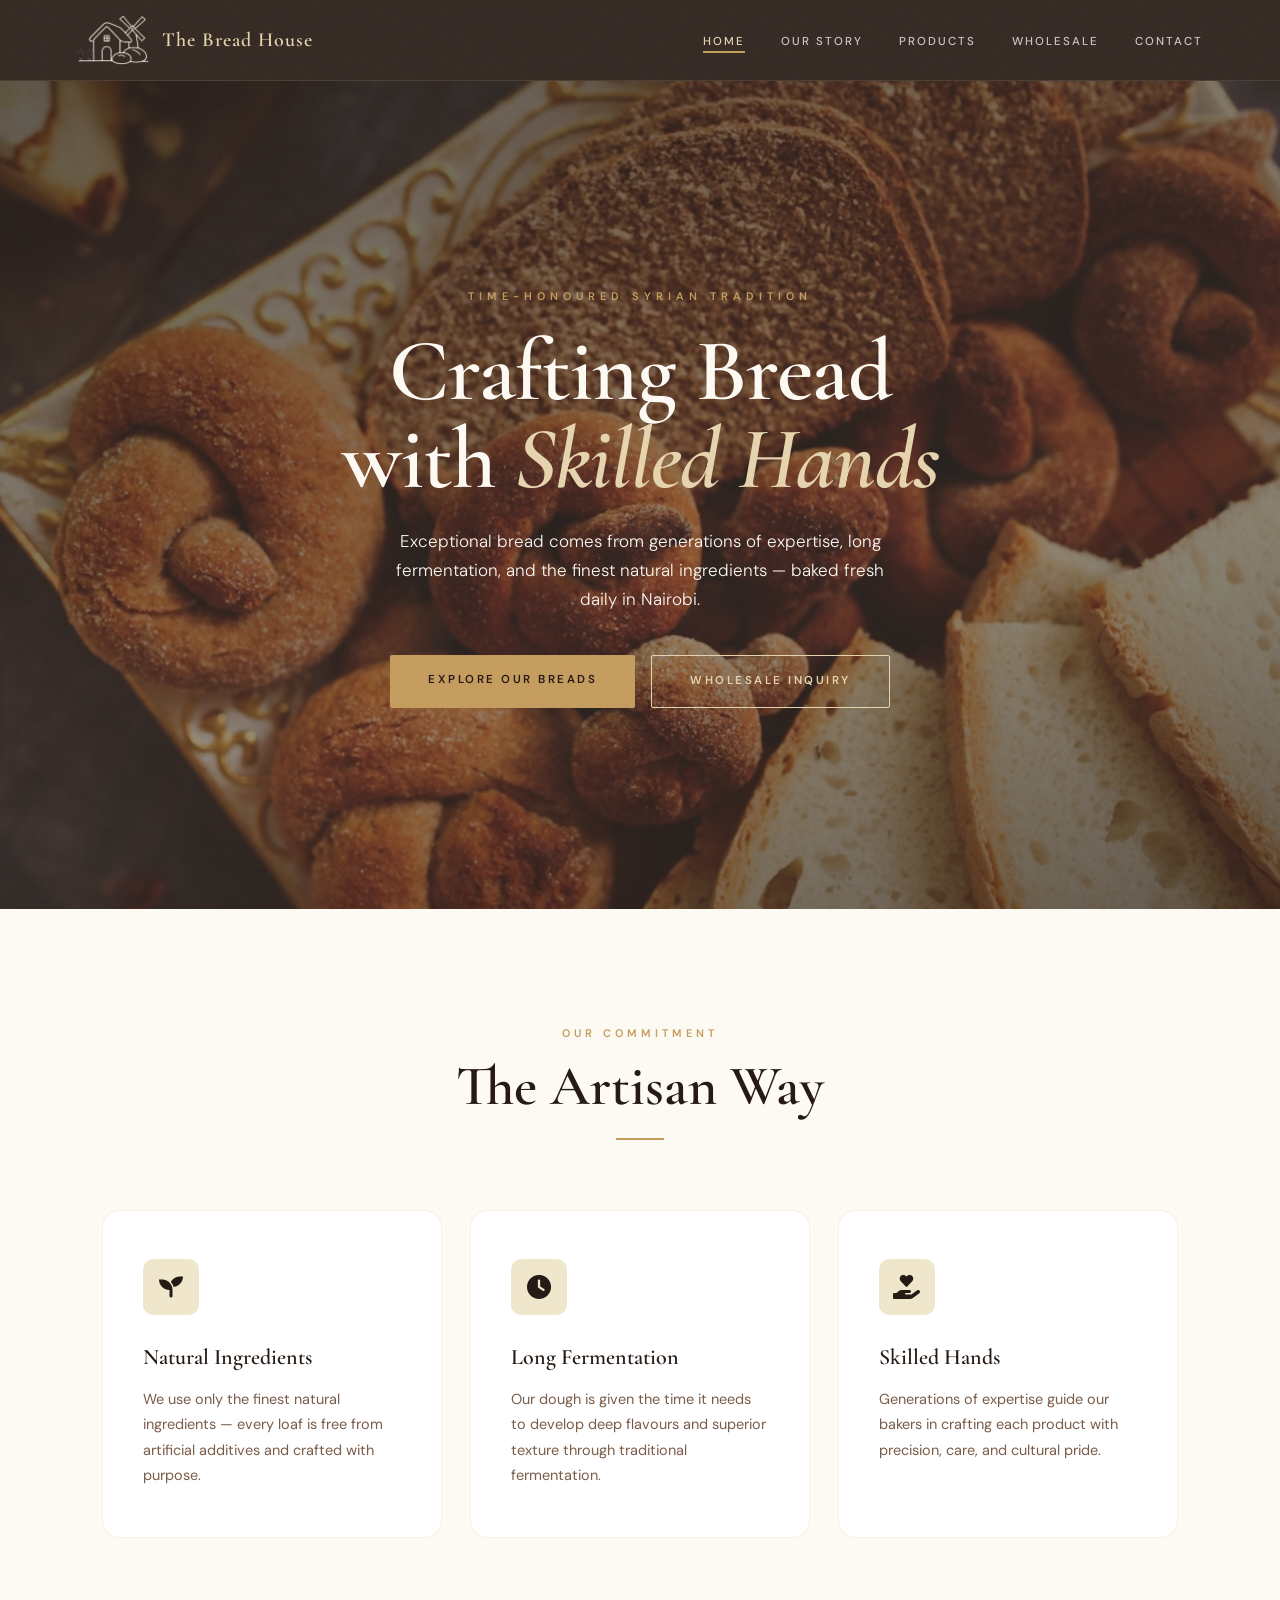
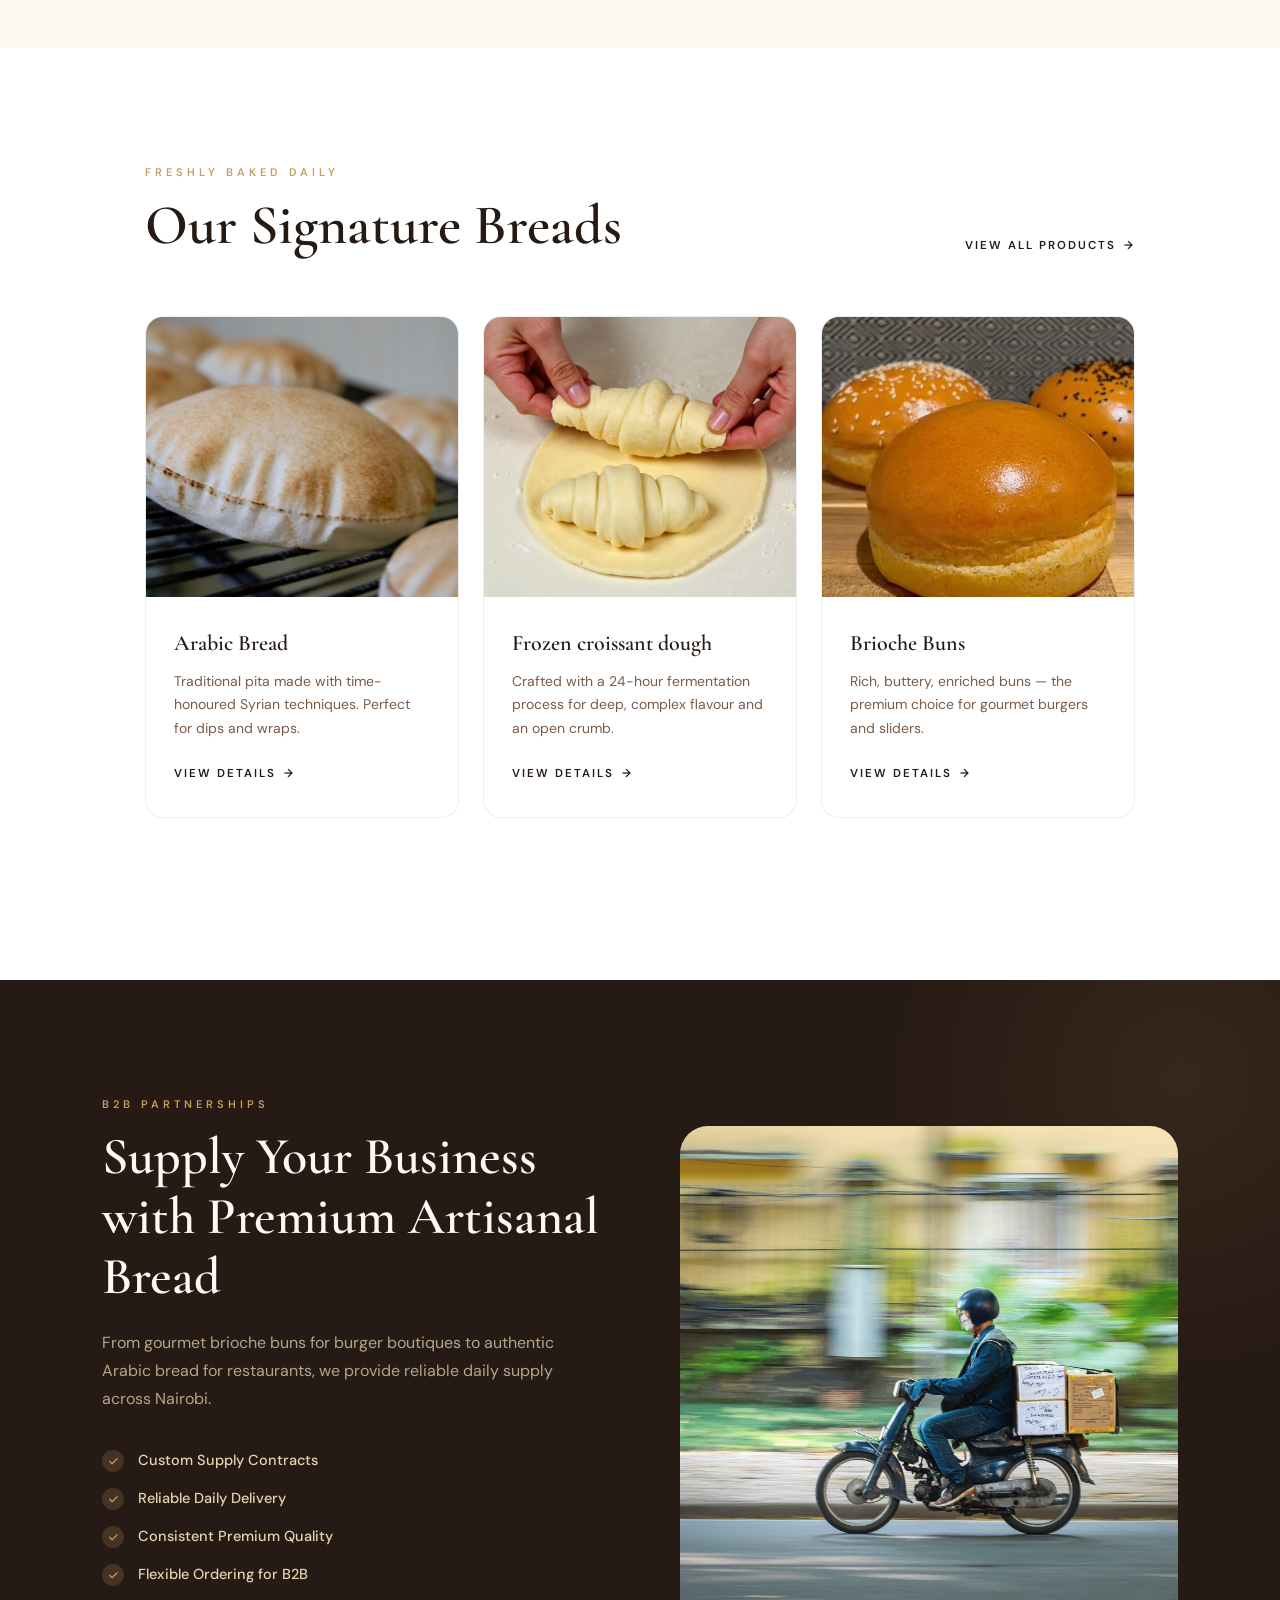
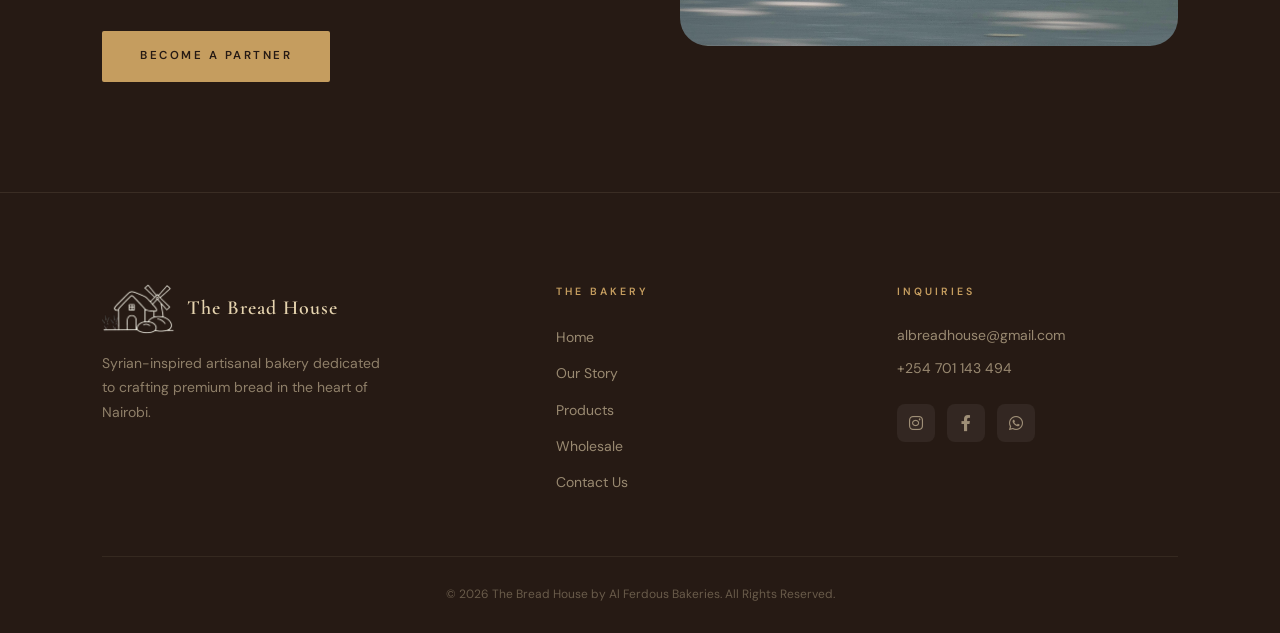
<file: index.html>
<!DOCTYPE html>
<html lang="en">
<head>
  <meta charset="UTF-8">
  <meta name="viewport" content="width=device-width, initial-scale=1.0">
  <title>The Bread House | Syrian-Inspired Artisanal Bakery</title>
  <link rel="icon" type="image/png" href="img/main-logo.png">
  <link rel="stylesheet" href="https://cdnjs.cloudflare.com/ajax/libs/font-awesome/6.0.0/css/all.min.css">
  <link rel="stylesheet" href="style.css">
</head>
<body>

<!-- NAV -->
<header>
  <nav class="navbar">
    <a href="index.html" class="logo-link">
      <div class="logo-container">
        <img src="img/main-logo.png" alt="The Bread House Logo">
        <span class="brand-title">The Bread House</span>
      </div>
    </a>
    <ul class="nav-links">
      <li><a href="index.html" class="active">Home</a></li>
      <li><a href="story.html">Our Story</a></li>
      <li><a href="products.html">Products</a></li>
      <li><a href="wholesale.html">Wholesale</a></li>
      <li><a href="contact.html">Contact</a></li>
    </ul>
    <button class="hamburger" id="hamburger" aria-label="Menu">
      <span></span><span></span><span></span>
    </button>
  </nav>
  <nav class="mobile-nav" id="mobileNav">
    <a href="index.html">Home</a>
    <a href="story.html">Our Story</a>
    <a href="products.html">Products</a>
    <a href="wholesale.html">Wholesale</a>
    <a href="contact.html">Contact</a>
  </nav>
</header>

<main>

<!-- HERO -->
<section class="hero">
  <div class="hero-content">
    <span class="hero-eyebrow fade-up">Time-Honoured Syrian Tradition</span>
    <h1 class="fade-up fade-up-d1">Crafting Bread<br>with <em>Skilled Hands</em></h1>
    <p class="fade-up fade-up-d2">Exceptional bread comes from generations of expertise, long fermentation, and the finest natural ingredients — baked fresh daily in Nairobi.</p>
    <div class="hero-btns fade-up fade-up-d3">
      <a href="products.html" class="btn-primary">Explore Our Breads</a>
      <a href="wholesale.html" class="btn-secondary">Wholesale Inquiry</a>
    </div>
  </div>
</section>

<!-- VIRTUES -->
<section class="virtues">
  <div class="virtues-header">
    <span class="label">Our Commitment</span>
    <h2 class="section-heading">The Artisan Way</h2>
    <div class="divider center"></div>
  </div>
  <div class="virtues-grid">
    <div class="virtue-card">
      <div class="virtue-icon"><i class="fas fa-seedling"></i></div>
      <h3>Natural Ingredients</h3>
      <p>We use only the finest natural ingredients — every loaf is free from artificial additives and crafted with purpose.</p>
    </div>
    <div class="virtue-card">
      <div class="virtue-icon"><i class="fas fa-clock"></i></div>
      <h3>Long Fermentation</h3>
      <p>Our dough is given the time it needs to develop deep flavours and superior texture through traditional fermentation.</p>
    </div>
    <div class="virtue-card">
      <div class="virtue-icon"><i class="fas fa-hand-holding-heart"></i></div>
      <h3>Skilled Hands</h3>
      <p>Generations of expertise guide our bakers in crafting each product with precision, care, and cultural pride.</p>
    </div>
  </div>
</section>

<!-- PRODUCTS PREVIEW -->
<section class="products-preview">
  <div class="container">
    <div class="products-preview-header">
      <div>
        <span class="label">Freshly Baked Daily</span>
        <h2 class="section-heading">Our Signature Breads</h2>
      </div>
      <a href="products.html" class="link-arrow">View All Products</a>
    </div>
    <div class="product-grid">
      <div class="product-card">
        <div class="product-img">
          <img src="img/arabic_bread.jpg" alt="Authentic Arabic Bread">
        </div>
        <div class="product-info">
          <h3>Arabic Bread</h3>
          <p>Traditional pita made with time-honoured Syrian techniques. Perfect for dips and wraps.</p>
          <a href="products.html" class="link-arrow">View Details</a>
        </div>
      </div>
      <div class="product-card">
        <div class="product-img">
          <img src="img/frozen_croissant_dough.jpg" alt="Artisanal Sourdough">
        </div>
        <div class="product-info">
          <h3>Frozen croissant dough</h3>
          <p>Crafted with a 24-hour fermentation process for deep, complex flavour and an open crumb.</p>
          <a href="products.html" class="link-arrow">View Details</a>
        </div>
      </div>
      <div class="product-card">
        <div class="product-img">
          <img src="img/brioche_buns.jpg" alt="Gourmet Brioche Buns">
        </div>
        <div class="product-info">
          <h3>Brioche Buns</h3>
          <p>Rich, buttery, enriched buns — the premium choice for gourmet burgers and sliders.</p>
          <a href="products.html" class="link-arrow">View Details</a>
        </div>
      </div>
    </div>
  </div>
</section>

<!-- WHOLESALE CTA -->
<section class="wholesale-cta">
  <div class="wholesale-content">
    <div class="wholesale-text">
      <span class="label">B2B Partnerships</span>
      <h2>Supply Your Business with Premium Artisanal Bread</h2>
      <p>From gourmet brioche buns for burger boutiques to authentic Arabic bread for restaurants, we provide reliable daily supply across Nairobi.</p>
      <ul class="wholesale-features">
        <li><i class="fas fa-check"></i> Custom Supply Contracts</li>
        <li><i class="fas fa-check"></i> Reliable Daily Delivery</li>
        <li><i class="fas fa-check"></i> Consistent Premium Quality</li>
        <li><i class="fas fa-check"></i> Flexible Ordering for B2B</li>
      </ul>
      <a href="wholesale.html" class="btn-primary">Become a Partner</a>
    </div>
    <div class="wholesale-image">
      <img src="img/delivery.jpg" alt="The Bread House Delivery Supply">
    </div>
  </div>
</section>

</main>

<!-- FOOTER -->
<footer>
  <div class="footer-container">
    <div class="footer-brand">
      <a href="index.html" class="logo-link">
        <div class="logo-container">
          <img src="img/main-logo.png" alt="The Bread House Logo">
          <span class="brand-title">The Bread House</span>
        </div>
      </a>
      <p>Syrian-inspired artisanal bakery dedicated to crafting premium bread in the heart of Nairobi.</p>
    </div>
    <div class="footer-col">
      <h4>The Bakery</h4>
      <ul>
        <li><a href="index.html">Home</a></li>
        <li><a href="story.html">Our Story</a></li>
        <li><a href="products.html">Products</a></li>
        <li><a href="wholesale.html">Wholesale</a></li>
        <li><a href="contact.html">Contact Us</a></li>
      </ul>
    </div>
    <div class="footer-col">
      <h4>Inquiries</h4>
      <div class="footer-contact-item">
        <a href="mailto:albreadhouse@gmail.com">albreadhouse@gmail.com</a>
        <a href="tel:+254701143494">+254 701 143 494</a>
      </div>
      <div class="footer-social">
        <a href="#" aria-label="Instagram"><i class="fab fa-instagram"></i></a>
        <a href="#" aria-label="Facebook"><i class="fab fa-facebook-f"></i></a>
        <a href="https://wa.me/254701143494" aria-label="WhatsApp"><i class="fab fa-whatsapp"></i></a>
      </div>
    </div>
  </div>
  <div class="footer-bottom">
    <p>&copy; 2026 The Bread House by Al Ferdous Bakeries. All Rights Reserved.</p>
  </div>
</footer>

<script src="main.js"></script>
</body>
</html>
</file>
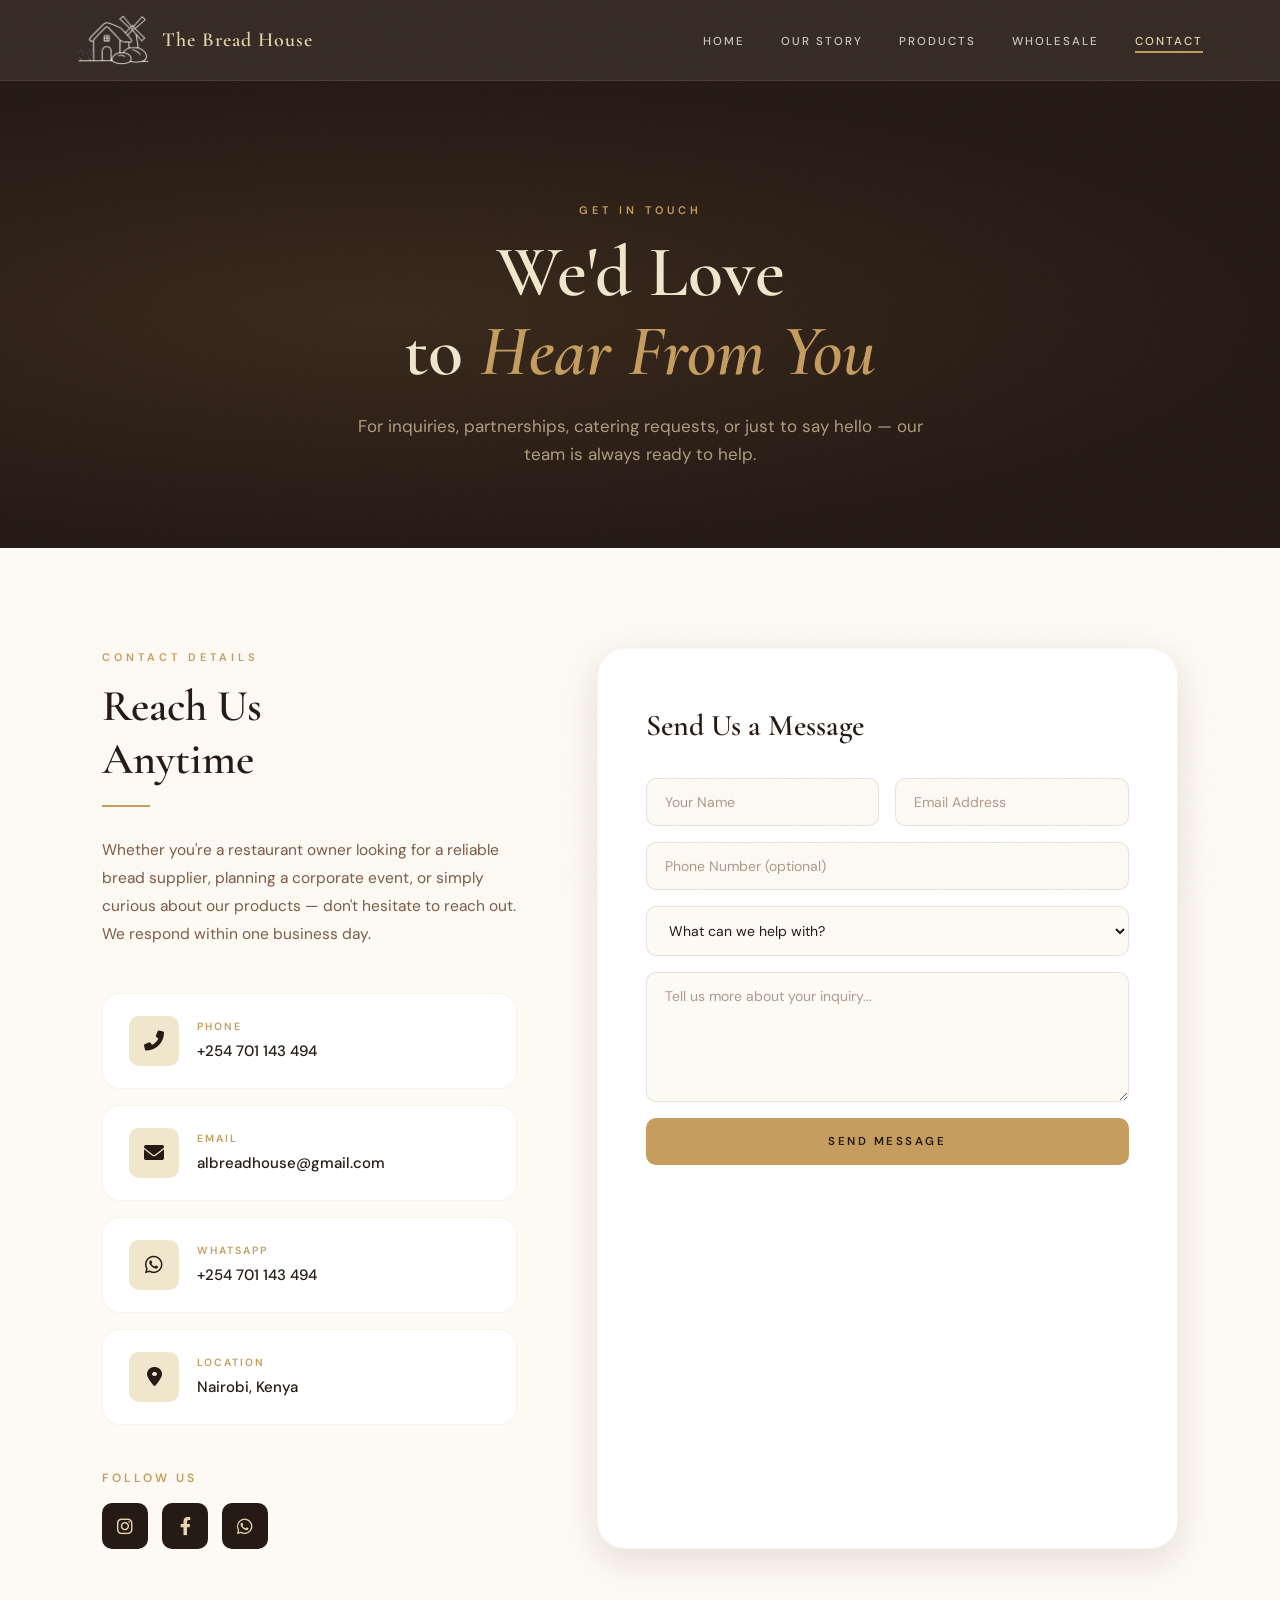
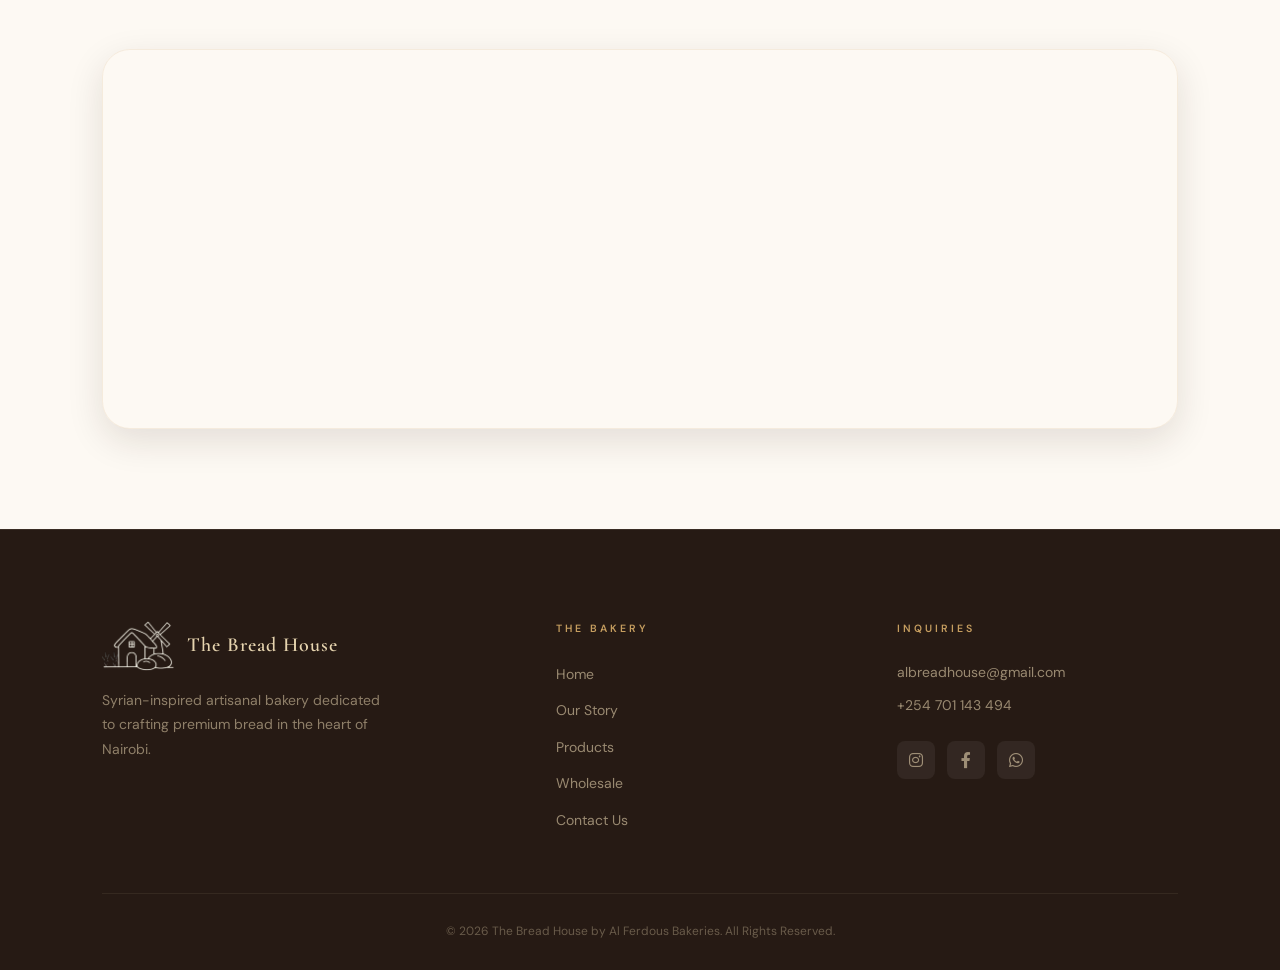
<file: contact.html>
<!DOCTYPE html>
<html lang="en">
<head>
  <meta charset="UTF-8">
  <meta name="viewport" content="width=device-width, initial-scale=1.0">
  <title>The Bread House | Contact</title>
  <link rel="icon" type="image/png" href="img/main-logo.png">
  <link rel="stylesheet" href="https://cdnjs.cloudflare.com/ajax/libs/font-awesome/6.0.0/css/all.min.css">
  <link rel="stylesheet" href="style.css">
</head>
<body>

<header>
  <nav class="navbar">
    <a href="index.html" class="logo-link">
      <div class="logo-container">
        <img src="img/main-logo.png" alt="The Bread House Logo">
        <span class="brand-title">The Bread House</span>
      </div>
    </a>
    <ul class="nav-links">
      <li><a href="index.html">Home</a></li>
      <li><a href="story.html">Our Story</a></li>
      <li><a href="products.html">Products</a></li>
      <li><a href="wholesale.html">Wholesale</a></li>
      <li><a href="contact.html" class="active">Contact</a></li>
    </ul>
    <button class="hamburger" id="hamburger" aria-label="Menu">
      <span></span><span></span><span></span>
    </button>
  </nav>
  <nav class="mobile-nav" id="mobileNav">
    <a href="index.html">Home</a>
    <a href="story.html">Our Story</a>
    <a href="products.html">Products</a>
    <a href="wholesale.html">Wholesale</a>
    <a href="contact.html">Contact</a>
  </nav>
</header>

<main>

<!-- HERO -->
<section class="page-hero">
  <span class="label">Get in Touch</span>
  <h1>We'd Love<br>to <em style="font-style:italic; color:var(--gold);">Hear From You</em></h1>
  <p>For inquiries, partnerships, catering requests, or just to say hello — our team is always ready to help.</p>
</section>

<!-- CONTACT GRID -->
<section class="contact-grid">
  <div class="contact-grid-inner">

    <!-- LEFT: Info -->
    <div class="contact-info">
      <span class="label">Contact Details</span>
      <h2 class="section-heading" style="font-size:clamp(32px,4vw,44px);">Reach Us<br>Anytime</h2>
      <div class="divider"></div>
      <p>Whether you're a restaurant owner looking for a reliable bread supplier, planning a corporate event, or simply curious about our products — don't hesitate to reach out. We respond within one business day.</p>

      <div class="contact-cards">
        <a href="tel:+254701143494" class="contact-card">
          <div class="contact-card-icon"><i class="fas fa-phone-alt"></i></div>
          <div class="contact-card-info">
            <span>Phone</span>
            <strong>+254 701 143 494</strong>
          </div>
        </a>
        <a href="mailto:albreadhouse@gmail.com" class="contact-card">
          <div class="contact-card-icon"><i class="fas fa-envelope"></i></div>
          <div class="contact-card-info">
            <span>Email</span>
            <strong>albreadhouse@gmail.com</strong>
          </div>
        </a>
        <a href="https://wa.me/254701143494" class="contact-card" target="_blank" rel="noopener">
          <div class="contact-card-icon"><i class="fab fa-whatsapp"></i></div>
          <div class="contact-card-info">
            <span>WhatsApp</span>
            <strong>+254 701 143 494</strong>
          </div>
        </a>
        <div class="contact-card" style="cursor:default;">
          <div class="contact-card-icon"><i class="fas fa-map-marker-alt"></i></div>
          <div class="contact-card-info">
            <span>Location</span>
            <strong>Nairobi, Kenya</strong>
          </div>
        </div>
      </div>

      <div>
        <p style="font-size:12px; text-transform:uppercase; letter-spacing:3px; color:var(--gold); font-weight:600; margin-bottom:14px;">Follow Us</p>
        <div class="social-row">
          <a href="#" class="social-btn" aria-label="Instagram"><i class="fab fa-instagram"></i></a>
          <a href="#" class="social-btn" aria-label="Facebook"><i class="fab fa-facebook-f"></i></a>
          <a href="https://wa.me/254701143494" class="social-btn" aria-label="WhatsApp"><i class="fab fa-whatsapp"></i></a>
        </div>
      </div>
    </div>

    <!-- RIGHT: Form -->
    <div class="contact-form-wrap">
      <h3>Send Us a Message</h3>
      <form class="contact-form" onsubmit="return false;">
        <div class="form-row">
          <input type="text" placeholder="Your Name" required>
          <input type="email" placeholder="Email Address" required>
        </div>
        <input type="tel" placeholder="Phone Number (optional)">
        <select>
          <option value="" disabled selected>What can we help with?</option>
          <option>General Inquiry</option>
          <option>Wholesale / B2B Partnership</option>
          <option>Catering / Events</option>
          <option>Product Information</option>
          <option>Other</option>
        </select>
        <textarea placeholder="Tell us more about your inquiry..." rows="5" required></textarea>
        <button type="submit" class="btn-primary">Send Message</button>
      </form>
    </div>

  </div>
</section>

<!-- MAP -->
<div class="contact-map">
  <div class="map-wrap">
    <iframe
      src="https://www.google.com/maps/embed?pb=!1m18!1m12!1m3!1d255282.3588616638!2d36.6821827!3d-1.3031929!2m3!1f0!2f0!3f0!3m2!1i1024!2i768!4f13.1!3m3!1m2!1s0x182f1172d84d49a7%3A0xf7cf0254b297924c!2sNairobi%2C%20Kenya!5e0!3m2!1sen!2ske!4v1700000000000"
      width="100%" height="100%" style="border:0;" allowfullscreen="" loading="lazy"
      referrerpolicy="no-referrer-when-downgrade" title="Nairobi, Kenya map">
    </iframe>
  </div>
</div>

</main>

<footer>
  <div class="footer-container">
    <div class="footer-brand">
      <a href="index.html" class="logo-link">
        <div class="logo-container">
          <img src="img/main-logo.png" alt="The Bread House Logo">
          <span class="brand-title">The Bread House</span>
        </div>
      </a>
      <p>Syrian-inspired artisanal bakery dedicated to crafting premium bread in the heart of Nairobi.</p>
    </div>
    <div class="footer-col">
      <h4>The Bakery</h4>
      <ul>
        <li><a href="index.html">Home</a></li>
        <li><a href="story.html">Our Story</a></li>
        <li><a href="products.html">Products</a></li>
        <li><a href="wholesale.html">Wholesale</a></li>
        <li><a href="contact.html">Contact Us</a></li>
      </ul>
    </div>
    <div class="footer-col">
      <h4>Inquiries</h4>
      <div class="footer-contact-item">
        <a href="mailto:albreadhouse@gmail.com">albreadhouse@gmail.com</a>
        <a href="tel:+254701143494">+254 701 143 494</a>
      </div>
      <div class="footer-social">
        <a href="#" aria-label="Instagram"><i class="fab fa-instagram"></i></a>
        <a href="#" aria-label="Facebook"><i class="fab fa-facebook-f"></i></a>
        <a href="https://wa.me/254701143494" aria-label="WhatsApp"><i class="fab fa-whatsapp"></i></a>
      </div>
    </div>
  </div>
  <div class="footer-bottom">
    <p>&copy; 2026 The Bread House by Al Ferdous Bakeries. All Rights Reserved.</p>
  </div>
</footer>

<script src="main.js"></script>
</body>
</html>
</file>
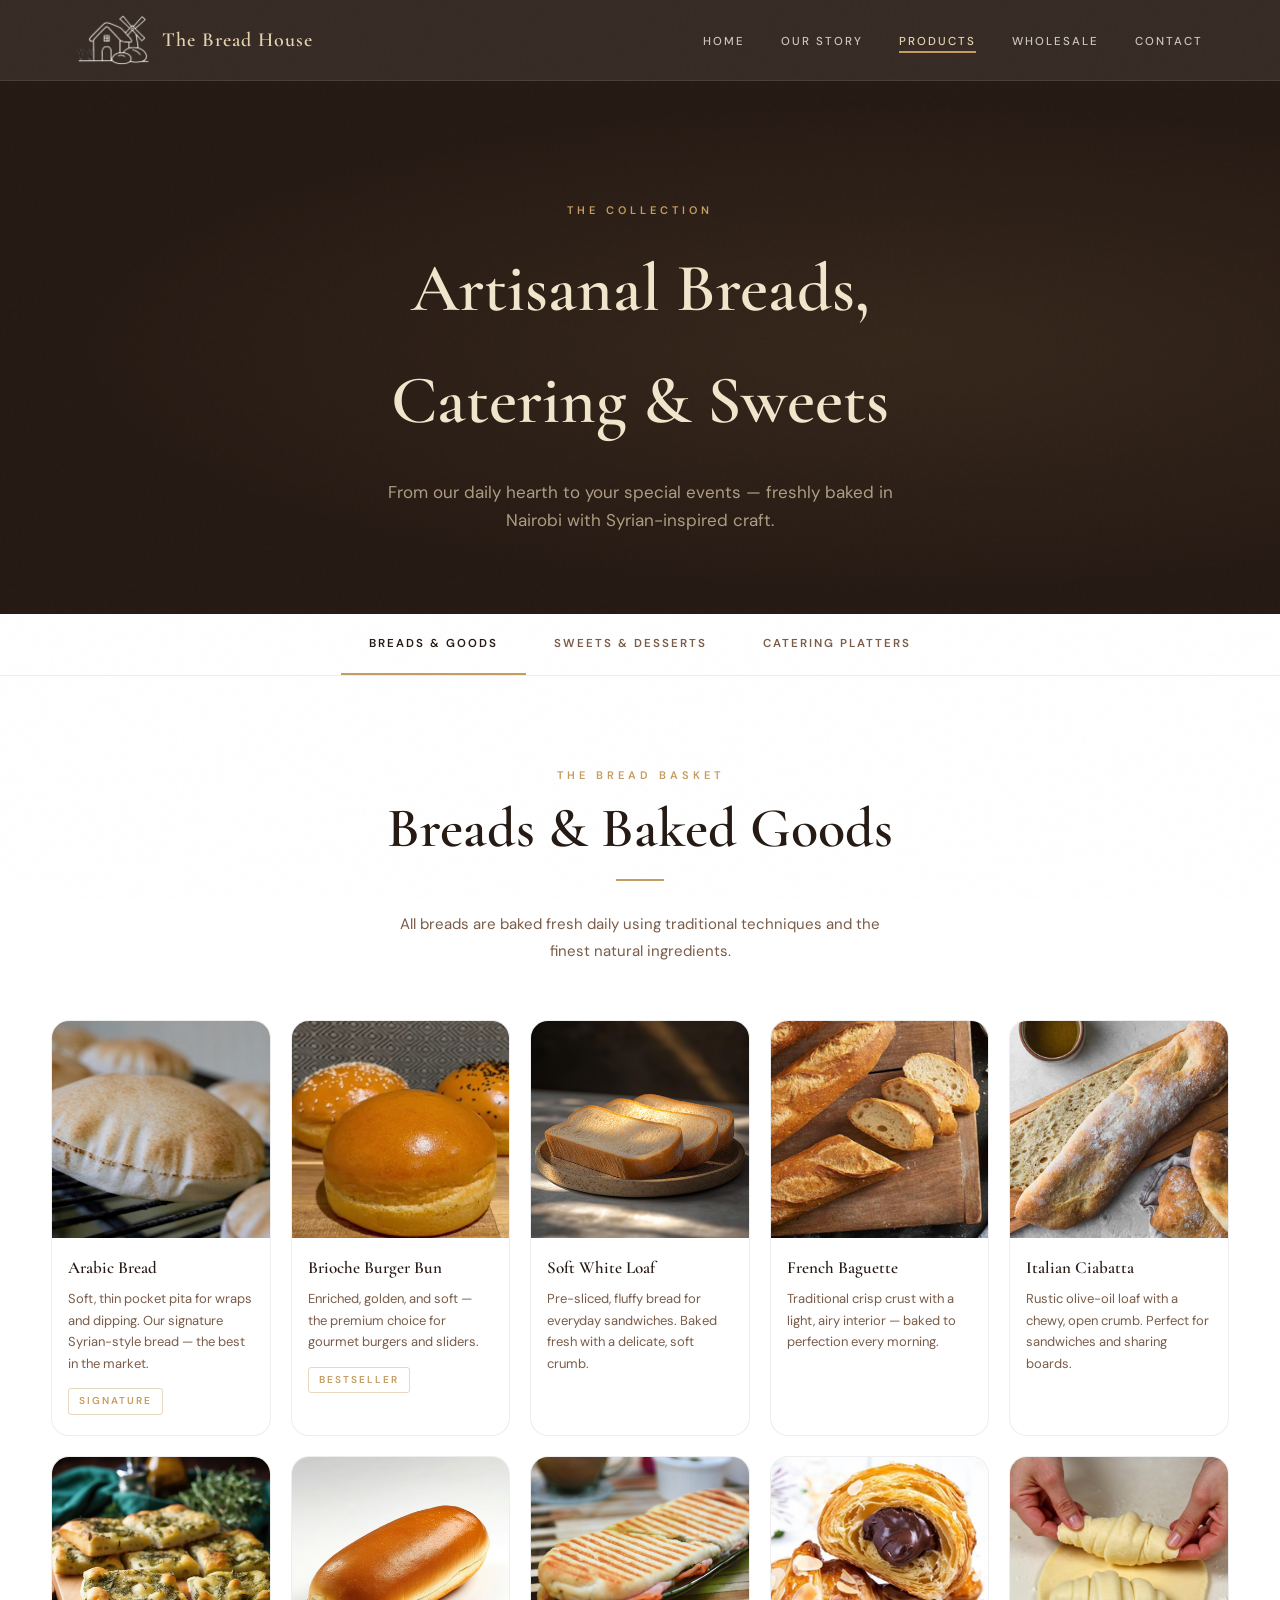
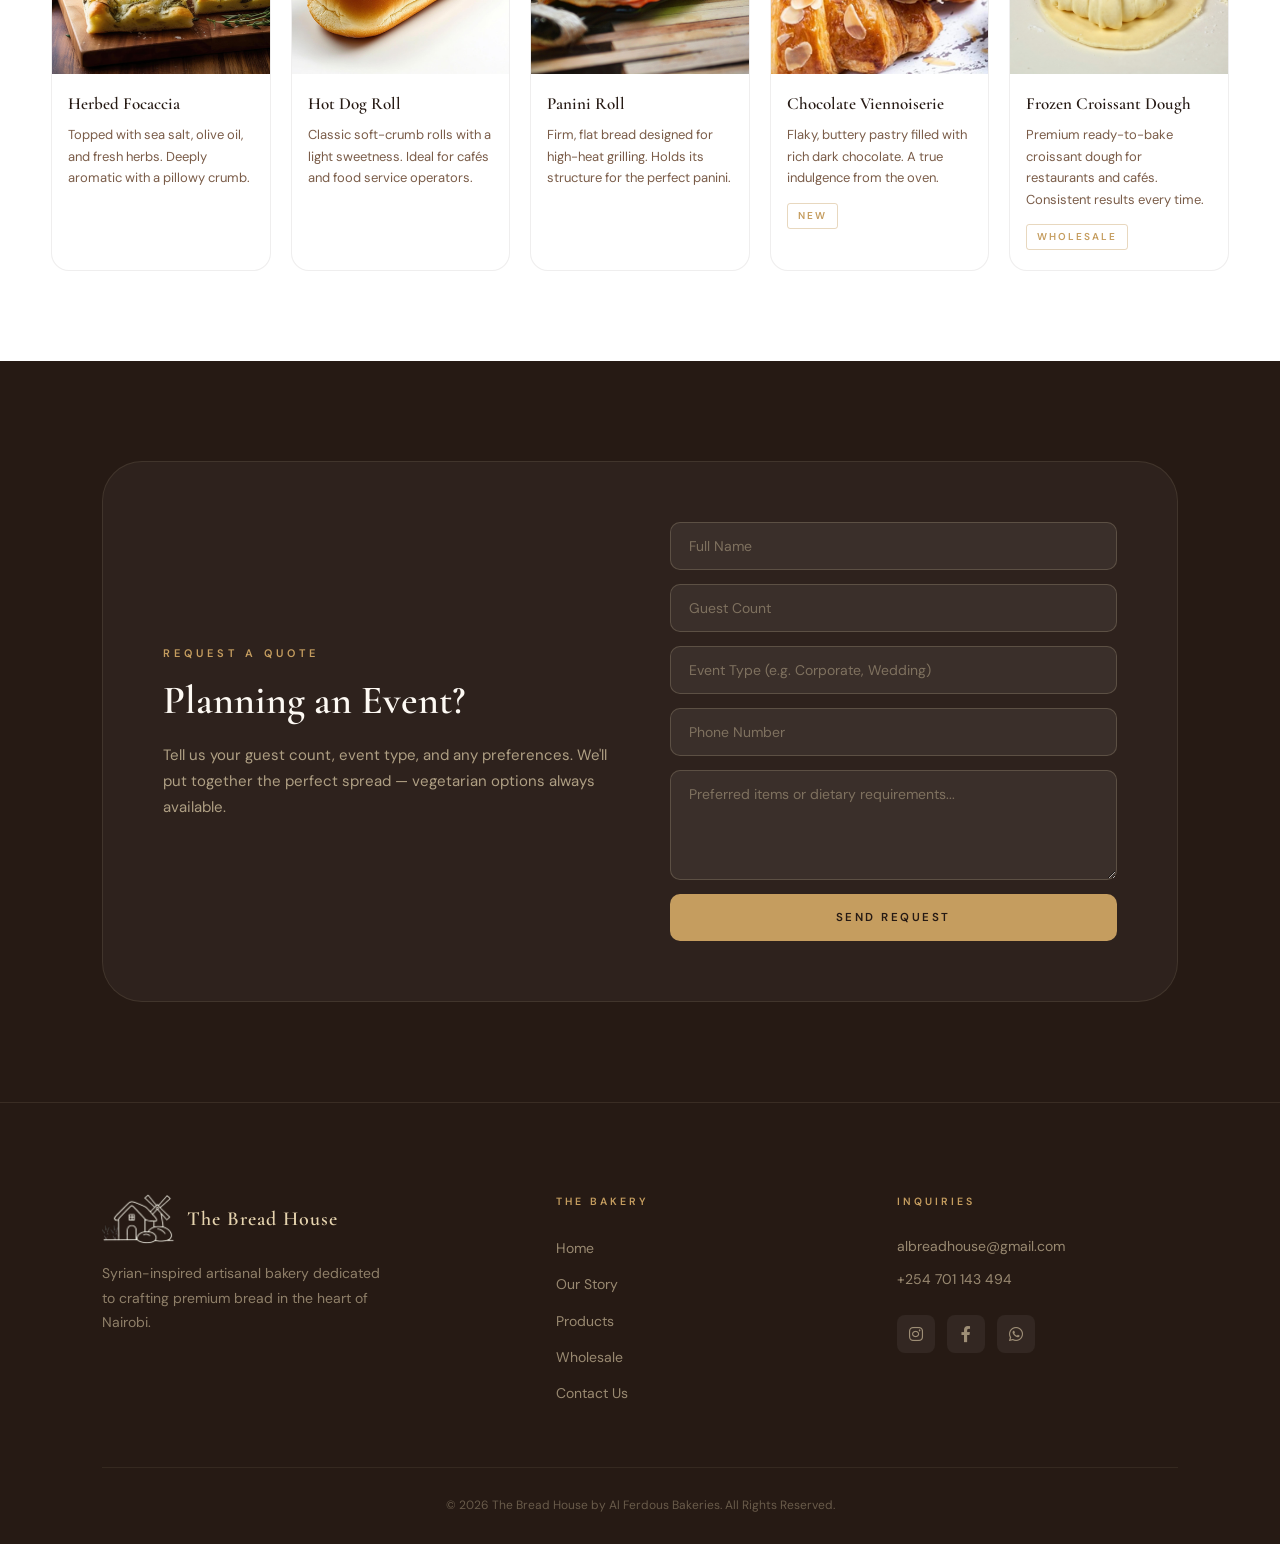
<file: products.html>
<!DOCTYPE html>
<html lang="en">
<head>
  <meta charset="UTF-8">
  <meta name="viewport" content="width=device-width, initial-scale=1.0">
  <title>The Bread House | Products</title>
  <link rel="icon" type="image/png" href="img/main-logo.png">
  <link rel="stylesheet" href="https://cdnjs.cloudflare.com/ajax/libs/font-awesome/6.0.0/css/all.min.css">
  <link rel="stylesheet" href="style.css">
</head>
<body>

<header>
  <nav class="navbar">
    <a href="index.html" class="logo-link">
      <div class="logo-container">
        <img src="img/main-logo.png" alt="The Bread House Logo">
        <span class="brand-title">The Bread House</span>
      </div>
    </a>
    <ul class="nav-links">
      <li><a href="index.html">Home</a></li>
      <li><a href="story.html">Our Story</a></li>
      <li><a href="products.html" class="active">Products</a></li>
      <li><a href="wholesale.html">Wholesale</a></li>
      <li><a href="contact.html">Contact</a></li>
    </ul>
    <button class="hamburger" id="hamburger" aria-label="Menu">
      <span></span><span></span><span></span>
    </button>
  </nav>
  <nav class="mobile-nav" id="mobileNav">
    <a href="index.html">Home</a>
    <a href="story.html">Our Story</a>
    <a href="products.html">Products</a>
    <a href="wholesale.html">Wholesale</a>
    <a href="contact.html">Contact</a>
  </nav>
</header>

<main>

<!-- HERO -->
<section class="products-hero">
  <span class="label">The Collection</span>
  <h1>Artisanal Breads,<br>Catering &amp; Sweets</h1>
  <p>From our daily hearth to your special events — freshly baked in Nairobi with Syrian-inspired craft.</p>
</section>

<!-- TABS -->
<div class="products-tabs">
  <div class="tabs-inner">
    <button class="tab-btn active" data-target="breads">Breads &amp; Goods</button>
    <button class="tab-btn" data-target="sweets">Sweets &amp; Desserts</button>
    <button class="tab-btn" data-target="catering">Catering Platters</button>
  </div>
</div>

<!-- ══ BREADS & GOODS ══ -->
<section class="product-section" id="breads">
  <div class="container">
    <div class="section-intro">
      <span class="label">The Bread Basket</span>
      <h2 class="section-heading">Breads &amp; Baked Goods</h2>
      <div class="divider center"></div>
      <p style="color:var(--muted); max-width:520px; margin:0 auto; font-size:15px; line-height:1.75;">All breads are baked fresh daily using traditional techniques and the finest natural ingredients.</p>
    </div>
    <div class="product-category-grid">

      <div class="product-item">
        <div class="product-img-box"><img src="img/arabic_bread.jpg" alt="Arabic Bread"></div>
        <div class="product-details">
          <h3>Arabic Bread</h3>
          <p>Soft, thin pocket pita for wraps and dipping. Our signature Syrian-style bread — the best in the market.</p>
          <span class="product-tag">Signature</span>
        </div>
      </div>

      <div class="product-item">
        <div class="product-img-box"><img src="img/brioche_buns.jpg" alt="Brioche Burger Bun"></div>
        <div class="product-details">
          <h3>Brioche Burger Bun</h3>
          <p>Enriched, golden, and soft — the premium choice for gourmet burgers and sliders.</p>
          <span class="product-tag">Bestseller</span>
        </div>
      </div>

      <div class="product-item">
        <div class="product-img-box"><img src="img/soft_white_loaf.png" alt="Soft White Loaf"></div>
        <div class="product-details">
          <h3>Soft White Loaf</h3>
          <p>Pre-sliced, fluffy bread for everyday sandwiches. Baked fresh with a delicate, soft crumb.</p>
        </div>
      </div>

      <div class="product-item">
        <div class="product-img-box"><img src="img/french_baguette.png" alt="French Baguette"></div>
        <div class="product-details">
          <h3>French Baguette</h3>
          <p>Traditional crisp crust with a light, airy interior — baked to perfection every morning.</p>
        </div>
      </div>

      <div class="product-item">
        <div class="product-img-box"><img src="img/italian_ciabatta.png" alt="Italian Ciabatta"></div>
        <div class="product-details">
          <h3>Italian Ciabatta</h3>
          <p>Rustic olive-oil loaf with a chewy, open crumb. Perfect for sandwiches and sharing boards.</p>
        </div>
      </div>

      <div class="product-item">
        <div class="product-img-box"><img src="img/herbed_focaccia.png" alt="Herbed Focaccia"></div>
        <div class="product-details">
          <h3>Herbed Focaccia</h3>
          <p>Topped with sea salt, olive oil, and fresh herbs. Deeply aromatic with a pillowy crumb.</p>
        </div>
      </div>

      <div class="product-item">
        <div class="product-img-box"><img src="img/hot_dog_roll.png" alt="Hot Dog Roll"></div>
        <div class="product-details">
          <h3>Hot Dog Roll</h3>
          <p>Classic soft-crumb rolls with a light sweetness. Ideal for cafés and food service operators.</p>
        </div>
      </div>

      <div class="product-item">
        <div class="product-img-box"><img src="img/panini_roll.jpg" alt="Panini Roll"></div>
        <div class="product-details">
          <h3>Panini Roll</h3>
          <p>Firm, flat bread designed for high-heat grilling. Holds its structure for the perfect panini.</p>
        </div>
      </div>

      <div class="product-item">
        <div class="product-img-box"><img src="img/chocolate_viennoiserie.png" alt="Chocolate Viennoiserie"></div>
        <div class="product-details">
          <h3>Chocolate Viennoiserie</h3>
          <p>Flaky, buttery pastry filled with rich dark chocolate. A true indulgence from the oven.</p>
          <span class="product-tag">New</span>
        </div>
      </div>

      <div class="product-item">
        <div class="product-img-box"><img src="img/frozen_croissant_dough.jpg" alt="Frozen Croissant Dough"></div>
        <div class="product-details">
          <h3>Frozen Croissant Dough</h3>
          <p>Premium ready-to-bake croissant dough for restaurants and cafés. Consistent results every time.</p>
          <span class="product-tag">Wholesale</span>
        </div>
      </div>

    </div>
  </div>
</section>

<!-- ══ SWEETS & DESSERTS ══ -->
<section class="product-section" id="sweets" style="display:none;">
  <div class="container">
    <div class="section-intro">
      <span class="label">The Sweet Side</span>
      <h2 class="section-heading">Sweets &amp; Desserts</h2>
      <div class="divider center"></div>
      <p style="color:var(--muted); max-width:520px; margin:0 auto; font-size:15px; line-height:1.75;">From classic Middle Eastern sweets to European patisserie — crafted with care for every occasion.</p>
    </div>
    <div class="product-category-grid">

      <div class="product-item">
        <div class="product-img-box"><img src="img/traditional_kunafa.png" alt="Traditional Kunafa"></div>
        <div class="product-details">
          <h3>Traditional Kunafa</h3>
          <p>Crisp shredded phyllo with cream and aromatic syrup. A Syrian classic done with full authenticity.</p>
          <span class="product-tag">Heritage</span>
        </div>
      </div>

      <div class="product-item">
        <div class="product-img-box"><img src="img/baklawa.png" alt="Baklawa"></div>
        <div class="product-details">
          <h3>Baklawa</h3>
          <p>Honey-soaked phyllo layers with crushed pistachios. Rich, fragrant, and irresistibly layered.</p>
          <span class="product-tag">Heritage</span>
        </div>
      </div>

      <div class="product-item">
        <div class="product-img-box"><img src="img/basbousa.png" alt="Basbousa"></div>
        <div class="product-details">
          <h3>Basbousa</h3>
          <p>Moist semolina cake infused with coconut and almonds. A beloved Middle Eastern staple.</p>
          <span class="product-tag">Heritage</span>
        </div>
      </div>

      <div class="product-item">
        <div class="product-img-box"><img src="img/cheesecake_slices.jpg" alt="Cheesecake Slices"></div>
        <div class="product-details">
          <h3>Cheesecake Slices</h3>
          <p>Creamy no-bake filling on a buttery digestive crust with fruit topping. Elegant and indulgent.</p>
        </div>
      </div>

      <div class="product-item">
        <div class="product-img-box"><img src="img/classic_cake_slices.png" alt="Classic Cake Slices"></div>
        <div class="product-details">
          <h3>Classic Cake Slices</h3>
          <p>Individual portions of Chocolate, Red Velvet, or Vanilla. Perfect for catering and events.</p>
        </div>
      </div>

      <div class="product-item">
        <div class="product-img-box"><img src="img/celebration_cake.png" alt="Celebration Cakes"></div>
        <div class="product-details">
          <h3>Celebration Cakes</h3>
          <p>Custom whole cakes for birthdays and special events. Contact us to discuss your requirements.</p>
          <span class="product-tag">Custom Order</span>
        </div>
      </div>

      <div class="product-item">
        <div class="product-img-box"><img src="img/assorted_soiree.jpg" alt="Assorted Soirée"></div>
        <div class="product-details">
          <h3>Assorted Soirée</h3>
          <p>Bite-sized éclairs and fruit tarts for elegant events. A showstopper on any dessert table.</p>
        </div>
      </div>

      <div class="product-item">
        <div class="product-img-box"><img src="img/petit_fours.png" alt="Petit Fours"></div>
        <div class="product-details">
          <h3>Petit Fours</h3>
          <p>Glazed mini-layer cakes with ganache and preserves. Refined, bite-sized, and beautifully finished.</p>
        </div>
      </div>

      <div class="product-item">
        <div class="product-img-box"><img src="img/french_sable.png" alt="French Sablé"></div>
        <div class="product-details">
          <h3>French Sablé</h3>
          <p>Premium butter shortbread with a hint of vanilla. Crisp, buttery, and melt-in-the-mouth.</p>
        </div>
      </div>

    </div>
  </div>
</section>

<!-- ══ CATERING PLATTERS ══ -->
<section class="product-section" id="catering" style="display:none;">
  <div class="container">
    <div class="section-intro">
      <span class="label">Premium Catering</span>
      <h2 class="section-heading">Platters &amp; Specialty Bites</h2>
      <div class="divider center"></div>
      <p style="color:var(--muted); max-width:580px; margin:0 auto; font-size:15px; line-height:1.75;">All items are freshly baked on the day of delivery. Vegetarian options available. Delivery across Nairobi — fees based on location.</p>
    </div>
    <div class="product-category-grid">

      <div class="product-item">
        <div class="product-img-box"><img src="img/Luxury-savoury-platter.jpg" alt="Luxury Savoury Platter"></div>
        <div class="product-details">
          <h3>Luxury Savoury Platter</h3>
          <p>Mix of sliders, croissants, and puff bites with fruit and herb decoration. A stunning centrepiece for any event.</p>
          <span class="product-price">8,000 – 10,000 KSh &nbsp;|&nbsp; Serves 20–30</span>
        </div>
      </div>

      <div class="product-item">
        <div class="product-img-box"><img src="img/Assorted-mini-sliders-platter.jpg" alt="Mini Sliders Platter"></div>
        <div class="product-details">
          <h3>Assorted Mini Sliders</h3>
          <p>Chicken, beef, veggie, and cheese with special sauces. A crowd favourite for corporate events and parties.</p>
          <span class="product-price">5,000 – 6,500 KSh &nbsp;|&nbsp; 40–50 Pieces</span>
        </div>
      </div>

      <div class="product-item">
        <div class="product-img-box"><img src="img/Gourmet-coloured-buns.jpg" alt="Gourmet Coloured Buns"></div>
        <div class="product-details">
          <h3>Gourmet Coloured Buns</h3>
          <p>Red, yellow, and black sesame buns with beef, chicken, or salad fillings. Visually striking and delicious.</p>
          <span class="product-price">4,000 – 7,000 KSh &nbsp;|&nbsp; 35–45 Pieces</span>
        </div>
      </div>

      <div class="product-item">
        <div class="product-img-box"><img src="img/Stuffed-mini-croissants.jpg" alt="Stuffed Mini Croissants"></div>
        <div class="product-details">
          <h3>Stuffed Mini Croissants</h3>
          <p>Cheese, chicken, pesto &amp; tomato, and veggie fillings. Buttery, flaky, and endlessly satisfying.</p>
          <span class="product-price">5,500 – 7,000 KSh &nbsp;|&nbsp; 50–60 Pieces</span>
        </div>
      </div>

      <div class="product-item">
        <div class="product-img-box"><img src="img/Savoury-puff-pastry-bites.jpg" alt="Savoury Puff Pastry Bites"></div>
        <div class="product-details">
          <h3>Savoury Puff Pastry Bites</h3>
          <p>Hearts, rolls, and cups with tomato, olives, cheese, and pesto. Light, golden, and full of flavour.</p>
          <span class="product-price">6,000 – 7,000 KSh &nbsp;|&nbsp; 60–80 Pieces</span>
        </div>
      </div>

    </div>
  </div>
</section>

<!-- CATERING QUOTE CTA -->
<section class="catering-cta">
  <div class="catering-cta-inner">
    <div class="cta-text">
      <span class="label">Request a Quote</span>
      <h2>Planning an Event?</h2>
      <p>Tell us your guest count, event type, and any preferences. We'll put together the perfect spread — vegetarian options always available.</p>
    </div>
    <form class="posh-form" onsubmit="return false;">
      <input type="text" placeholder="Full Name" required>
      <input type="number" placeholder="Guest Count" required>
      <input type="text" placeholder="Event Type (e.g. Corporate, Wedding)" required>
      <input type="tel" placeholder="Phone Number">
      <textarea placeholder="Preferred items or dietary requirements..." rows="4"></textarea>
      <button type="submit" class="btn-primary">Send Request</button>
    </form>
  </div>
</section>

</main>

<footer>
  <div class="footer-container">
    <div class="footer-brand">
      <a href="index.html" class="logo-link">
        <div class="logo-container">
          <img src="img/main-logo.png" alt="The Bread House Logo">
          <span class="brand-title">The Bread House</span>
        </div>
      </a>
      <p>Syrian-inspired artisanal bakery dedicated to crafting premium bread in the heart of Nairobi.</p>
    </div>
    <div class="footer-col">
      <h4>The Bakery</h4>
      <ul>
        <li><a href="index.html">Home</a></li>
        <li><a href="story.html">Our Story</a></li>
        <li><a href="products.html">Products</a></li>
        <li><a href="wholesale.html">Wholesale</a></li>
        <li><a href="contact.html">Contact Us</a></li>
      </ul>
    </div>
    <div class="footer-col">
      <h4>Inquiries</h4>
      <div class="footer-contact-item">
        <a href="mailto:albreadhouse@gmail.com">albreadhouse@gmail.com</a>
        <a href="tel:+254701143494">+254 701 143 494</a>
      </div>
      <div class="footer-social">
        <a href="#" aria-label="Instagram"><i class="fab fa-instagram"></i></a>
        <a href="#" aria-label="Facebook"><i class="fab fa-facebook-f"></i></a>
        <a href="https://wa.me/254701143494" aria-label="WhatsApp"><i class="fab fa-whatsapp"></i></a>
      </div>
    </div>
  </div>
  <div class="footer-bottom">
    <p>&copy; 2026 The Bread House by Al Ferdous Bakeries. All Rights Reserved.</p>
  </div>
</footer>

<script src="main.js"></script>
</body>
</html>
</file>
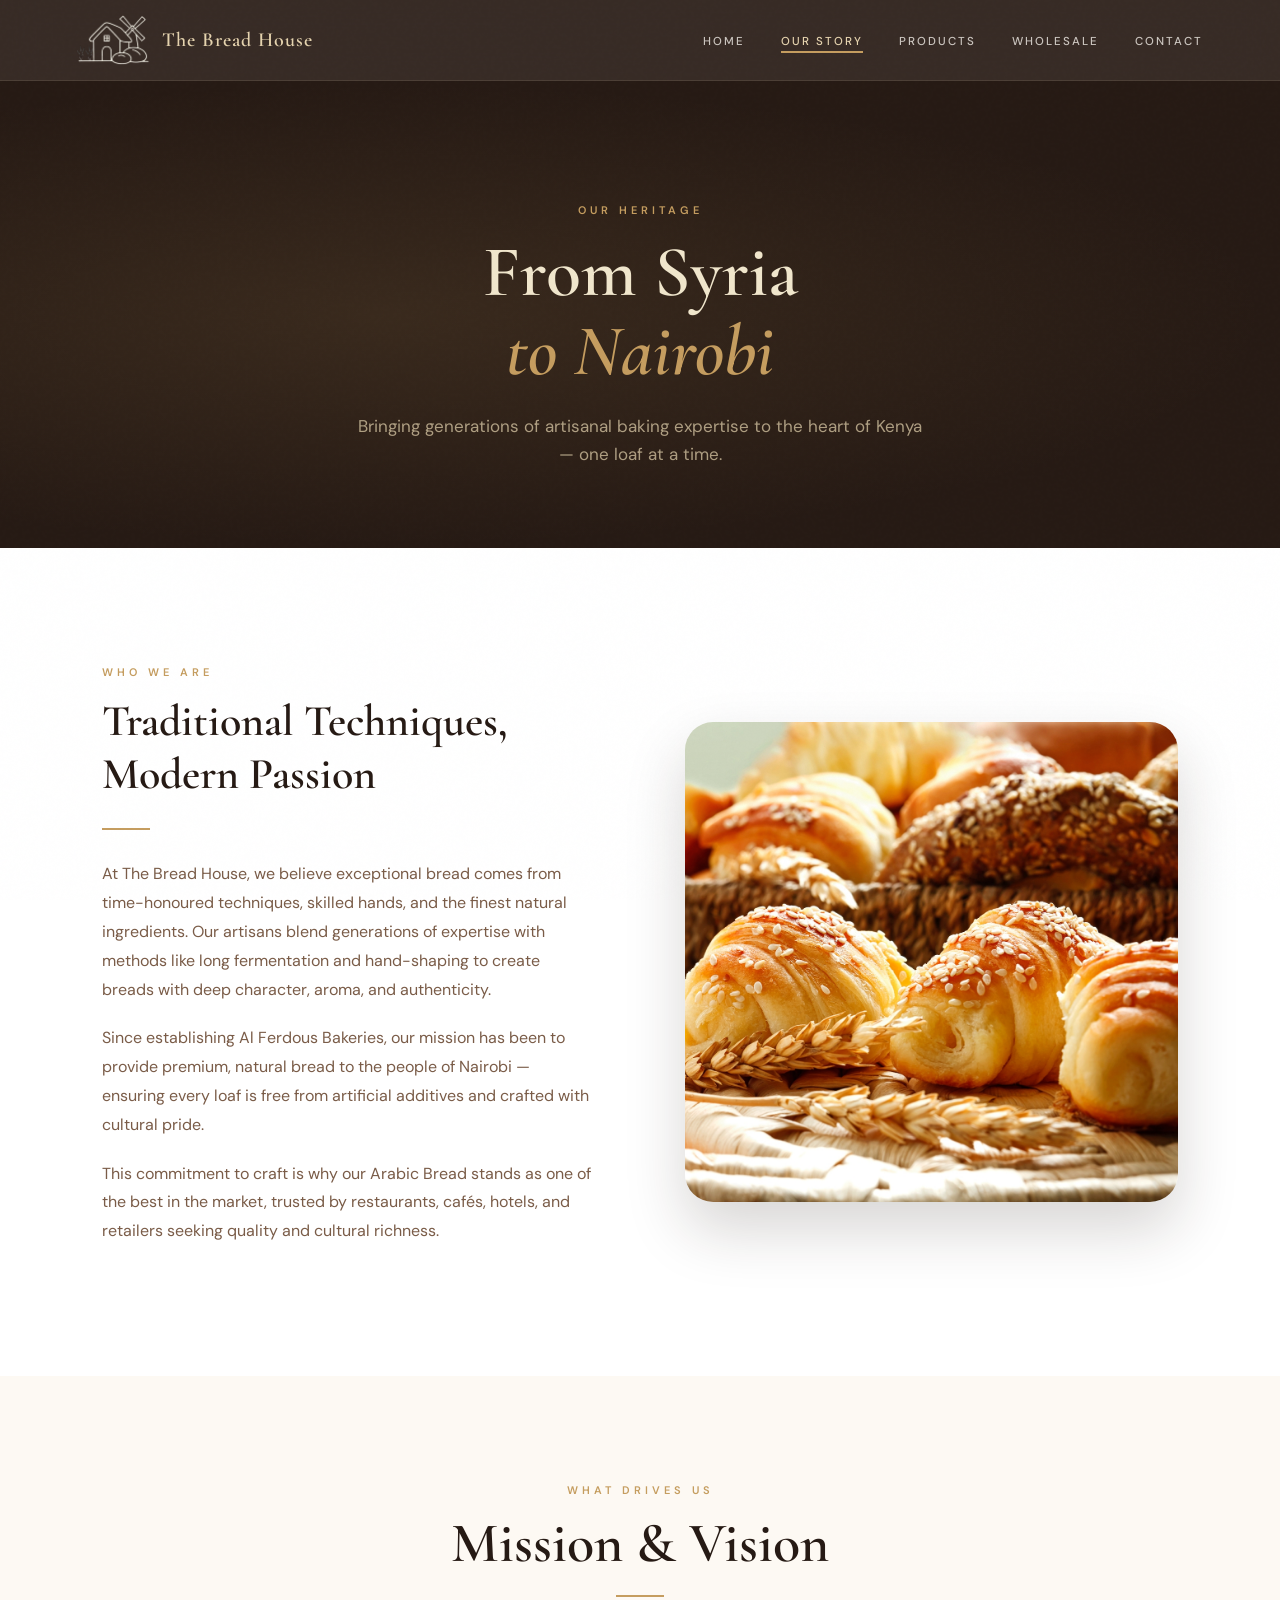
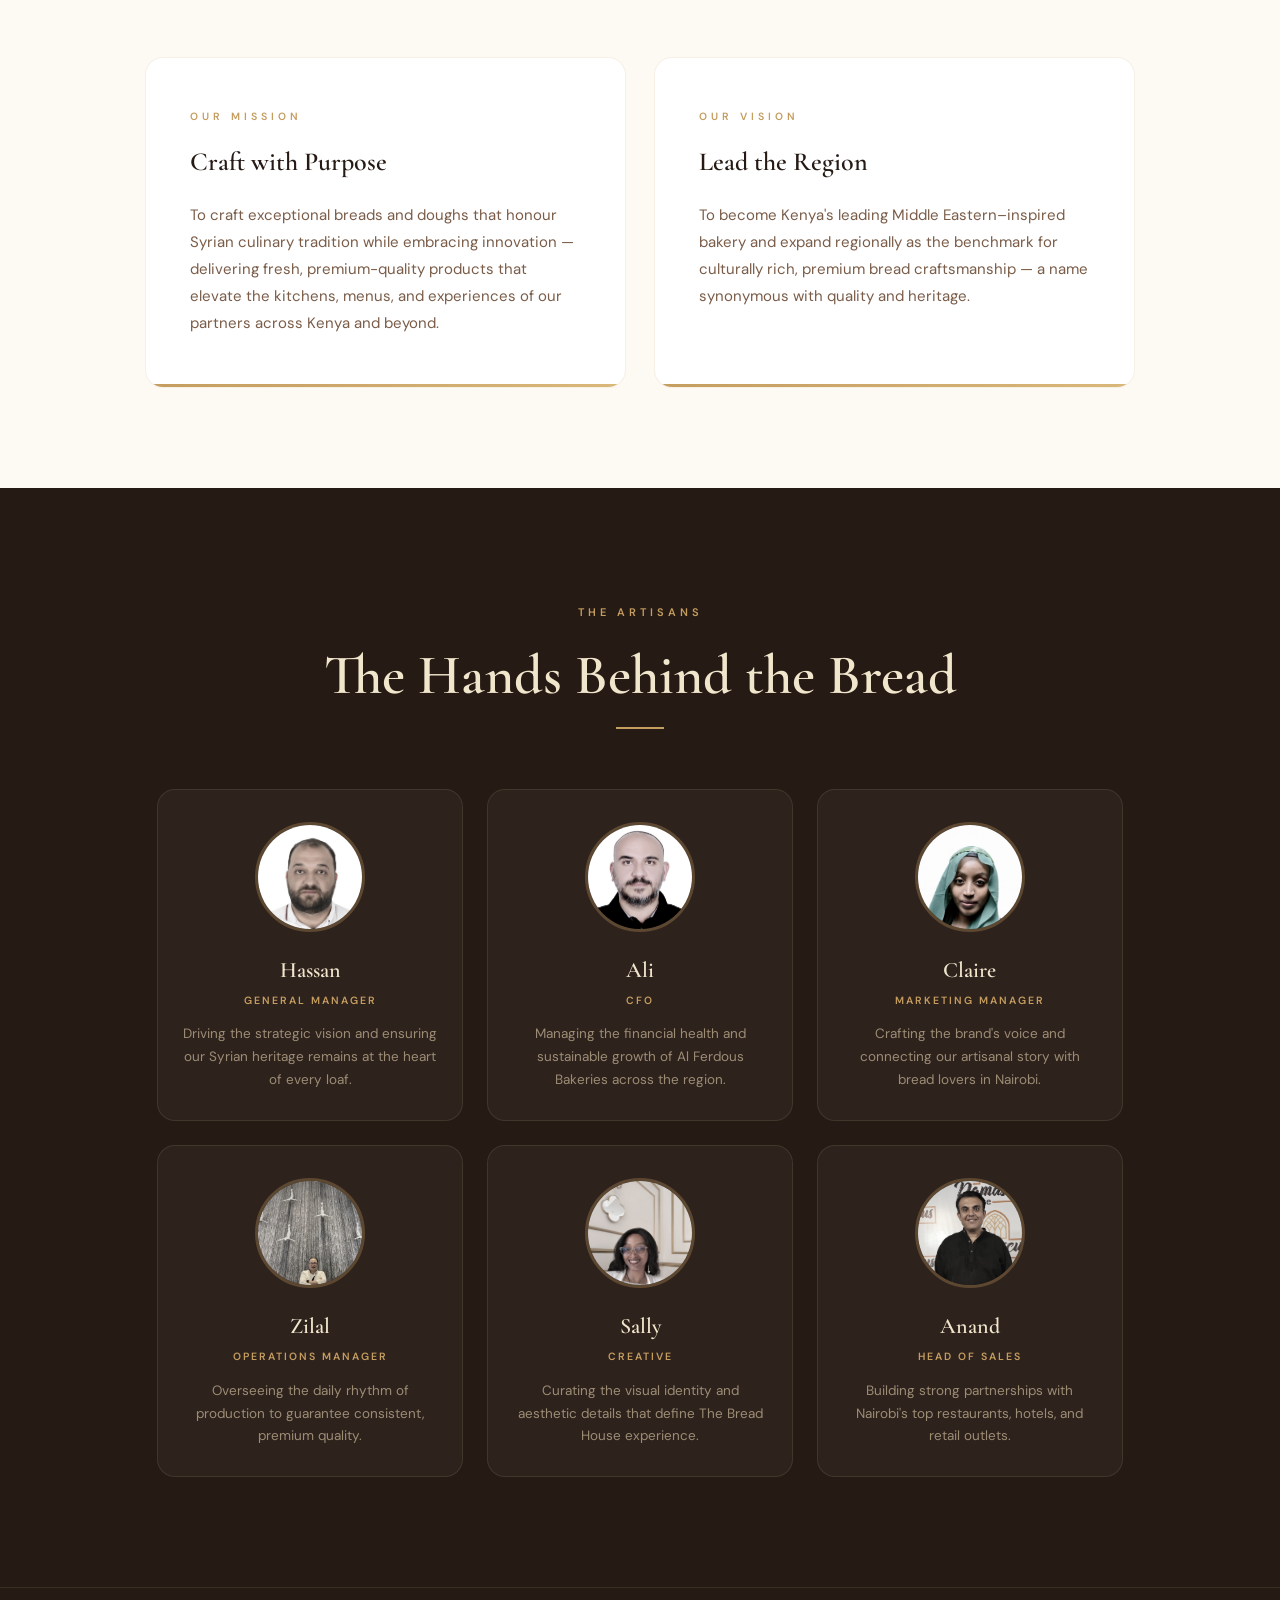
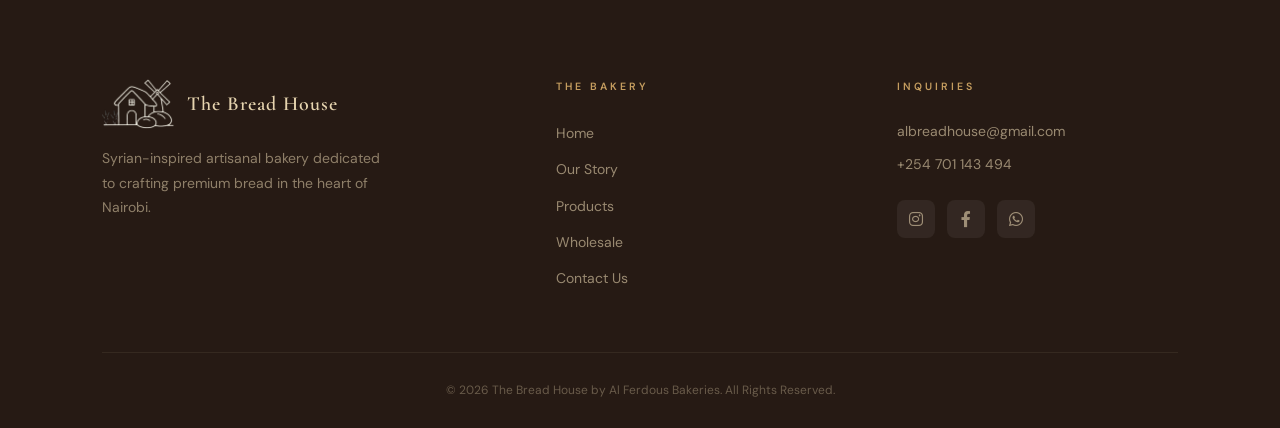
<file: story.html>
<!DOCTYPE html>
<html lang="en">
<head>
  <meta charset="UTF-8">
  <meta name="viewport" content="width=device-width, initial-scale=1.0">
  <title>The Bread House | Our Story</title>
  <link rel="icon" type="image/png" href="img/main-logo.png">
  <link rel="stylesheet" href="https://cdnjs.cloudflare.com/ajax/libs/font-awesome/6.0.0/css/all.min.css">
  <link rel="stylesheet" href="style.css">
</head>
<body>

<header>
  <nav class="navbar">
    <a href="index.html" class="logo-link">
      <div class="logo-container">
        <img src="img/main-logo.png" alt="The Bread House Logo">
        <span class="brand-title">The Bread House</span>
      </div>
    </a>
    <ul class="nav-links">
      <li><a href="index.html">Home</a></li>
      <li><a href="story.html" class="active">Our Story</a></li>
      <li><a href="products.html">Products</a></li>
      <li><a href="wholesale.html">Wholesale</a></li>
      <li><a href="contact.html">Contact</a></li>
    </ul>
    <button class="hamburger" id="hamburger" aria-label="Menu">
      <span></span><span></span><span></span>
    </button>
  </nav>
  <nav class="mobile-nav" id="mobileNav">
    <a href="index.html">Home</a>
    <a href="story.html">Our Story</a>
    <a href="products.html">Products</a>
    <a href="wholesale.html">Wholesale</a>
    <a href="contact.html">Contact</a>
  </nav>
</header>

<main>

<!-- HERO -->
<section class="page-hero">
  <span class="label">Our Heritage</span>
  <h1>From Syria<br><em style="font-style:italic; color:var(--gold)">to Nairobi</em></h1>
  <p>Bringing generations of artisanal baking expertise to the heart of Kenya — one loaf at a time.</p>
</section>

<!-- STORY CONTENT -->
<section class="story-content">
  <div class="story-grid">
    <div class="story-text">
      <span class="label">Who We Are</span>
      <h2 class="section-heading" style="font-size:clamp(32px,4vw,44px);">Traditional Techniques,<br>Modern Passion</h2>
      <div class="divider"></div>
      <p>At The Bread House, we believe exceptional bread comes from time-honoured techniques, skilled hands, and the finest natural ingredients. Our artisans blend generations of expertise with methods like long fermentation and hand-shaping to create breads with deep character, aroma, and authenticity.</p>
      <p>Since establishing Al Ferdous Bakeries, our mission has been to provide premium, natural bread to the people of Nairobi — ensuring every loaf is free from artificial additives and crafted with cultural pride.</p>
      <p>This commitment to craft is why our Arabic Bread stands as one of the best in the market, trusted by restaurants, cafés, hotels, and retailers seeking quality and cultural richness.</p>
    </div>
    <div class="story-image">
      <img src="img/premium-sesame-croissants.jpg" alt="Our Artisan Packaging">
    </div>
  </div>
</section>

<!-- MISSION & VISION -->
<section class="mission-vision">
  <div class="container">
    <div style="text-align:center; margin-bottom:20px;">
      <span class="label">What Drives Us</span>
      <h2 class="section-heading">Mission &amp; Vision</h2>
      <div class="divider center"></div>
    </div>
    <div class="mv-grid">
      <div class="mv-card">
        <span class="mv-label">Our Mission</span>
        <h3>Craft with Purpose</h3>
        <p>To craft exceptional breads and doughs that honour Syrian culinary tradition while embracing innovation — delivering fresh, premium-quality products that elevate the kitchens, menus, and experiences of our partners across Kenya and beyond.</p>
      </div>
      <div class="mv-card">
        <span class="mv-label">Our Vision</span>
        <h3>Lead the Region</h3>
        <p>To become Kenya's leading Middle Eastern–inspired bakery and expand regionally as the benchmark for culturally rich, premium bread craftsmanship — a name synonymous with quality and heritage.</p>
      </div>
    </div>
  </div>
</section>

<!-- TEAM -->
<section class="team-section">
  <div class="container">
    <span class="label" style="color:var(--gold);">The Artisans</span>
    <h2 class="section-heading light" style="margin-top:10px;">The Hands Behind the Bread</h2>
    <div class="divider center" style="background:var(--gold);"></div>

    <div class="team-grid">
      <div class="team-card">
        <div class="team-img">
          <img src="img/hassan.jpg" alt="Hassan">
        </div>
        <h3>Hassan</h3>
        <span class="role">General Manager</span>
        <p>Driving the strategic vision and ensuring our Syrian heritage remains at the heart of every loaf.</p>
      </div>
      <div class="team-card">
        <div class="team-img">
          <img src="img/ali.jpg" alt="Ali">
        </div>
        <h3>Ali</h3>
        <span class="role">CFO</span>
        <p>Managing the financial health and sustainable growth of Al Ferdous Bakeries across the region.</p>
      </div>
      <div class="team-card">
        <div class="team-img">
          <img src="img/claire.jpg" alt="Claire">
        </div>
        <h3>Claire</h3>
        <span class="role">Marketing Manager</span>
        <p>Crafting the brand's voice and connecting our artisanal story with bread lovers in Nairobi.</p>
      </div>
      <div class="team-card">
        <div class="team-img">
          <img src="img/zilal.jpg" alt="Zilal">
        </div>
        <h3>Zilal</h3>
        <span class="role">Operations Manager</span>
        <p>Overseeing the daily rhythm of production to guarantee consistent, premium quality.</p>
      </div>
      <div class="team-card">
        <div class="team-img">
          <img src="img/sally.jpg" alt="Sally">
        </div>
        <h3>Sally</h3>
        <span class="role">Creative</span>
        <p>Curating the visual identity and aesthetic details that define The Bread House experience.</p>
      </div>
      <div class="team-card">
        <div class="team-img">
          <img src="img/anand.jpg" alt="Anand">
        </div>
        <h3>Anand</h3>
        <span class="role">Head of Sales</span>
        <p>Building strong partnerships with Nairobi's top restaurants, hotels, and retail outlets.</p>
      </div>
    </div>
  </div>
</section>

</main>

<footer>
  <div class="footer-container">
    <div class="footer-brand">
      <a href="index.html" class="logo-link">
        <div class="logo-container">
          <img src="img/main-logo.png" alt="The Bread House Logo">
          <span class="brand-title">The Bread House</span>
        </div>
      </a>
      <p>Syrian-inspired artisanal bakery dedicated to crafting premium bread in the heart of Nairobi.</p>
    </div>
    <div class="footer-col">
      <h4>The Bakery</h4>
      <ul>
        <li><a href="index.html">Home</a></li>
        <li><a href="story.html">Our Story</a></li>
        <li><a href="products.html">Products</a></li>
        <li><a href="wholesale.html">Wholesale</a></li>
        <li><a href="contact.html">Contact Us</a></li>
      </ul>
    </div>
    <div class="footer-col">
      <h4>Inquiries</h4>
      <div class="footer-contact-item">
        <a href="mailto:albreadhouse@gmail.com">albreadhouse@gmail.com</a>
        <a href="tel:+254701143494">+254 701 143 494</a>
      </div>
      <div class="footer-social">
        <a href="#" aria-label="Instagram"><i class="fab fa-instagram"></i></a>
        <a href="#" aria-label="Facebook"><i class="fab fa-facebook-f"></i></a>
        <a href="https://wa.me/254701143494" aria-label="WhatsApp"><i class="fab fa-whatsapp"></i></a>
      </div>
    </div>
  </div>
  <div class="footer-bottom">
    <p>&copy; 2026 The Bread House by Al Ferdous Bakeries. All Rights Reserved.</p>
  </div>
</footer>

<script src="main.js"></script>
</body>
</html>
</file>
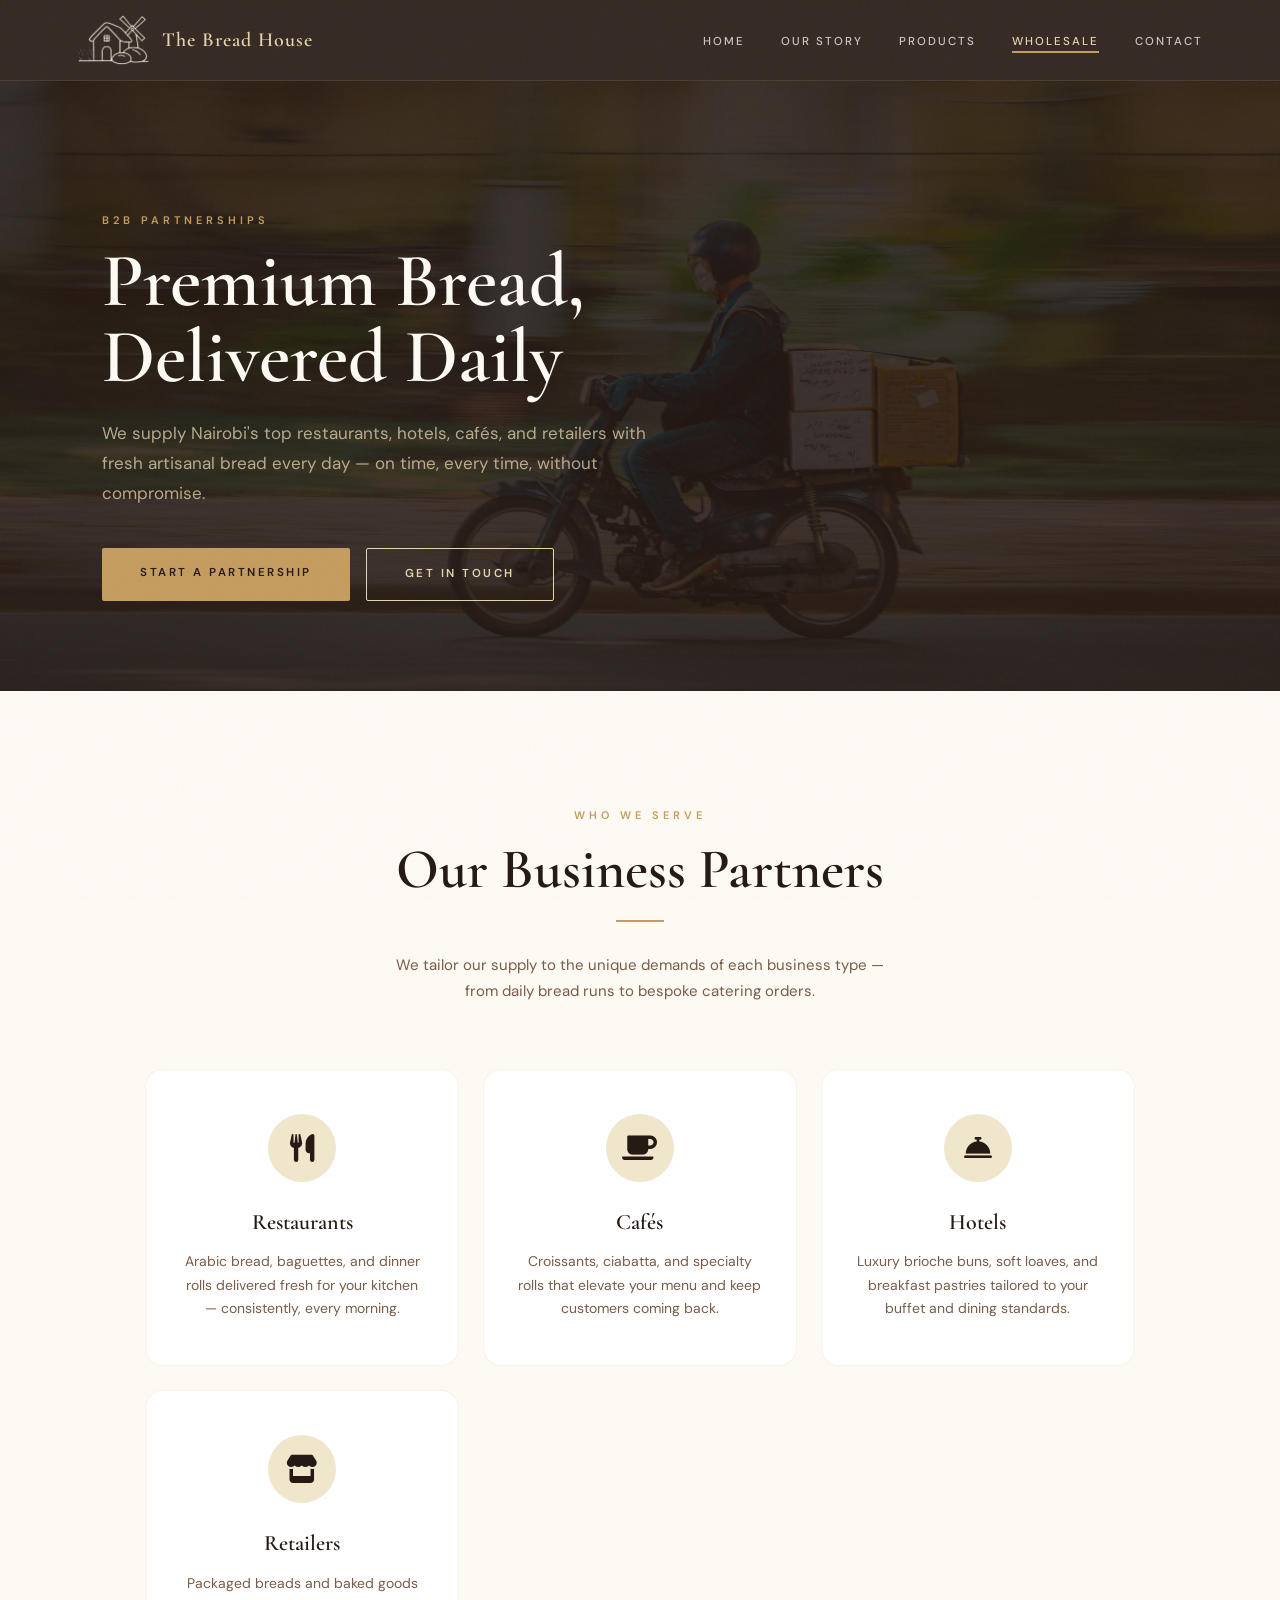
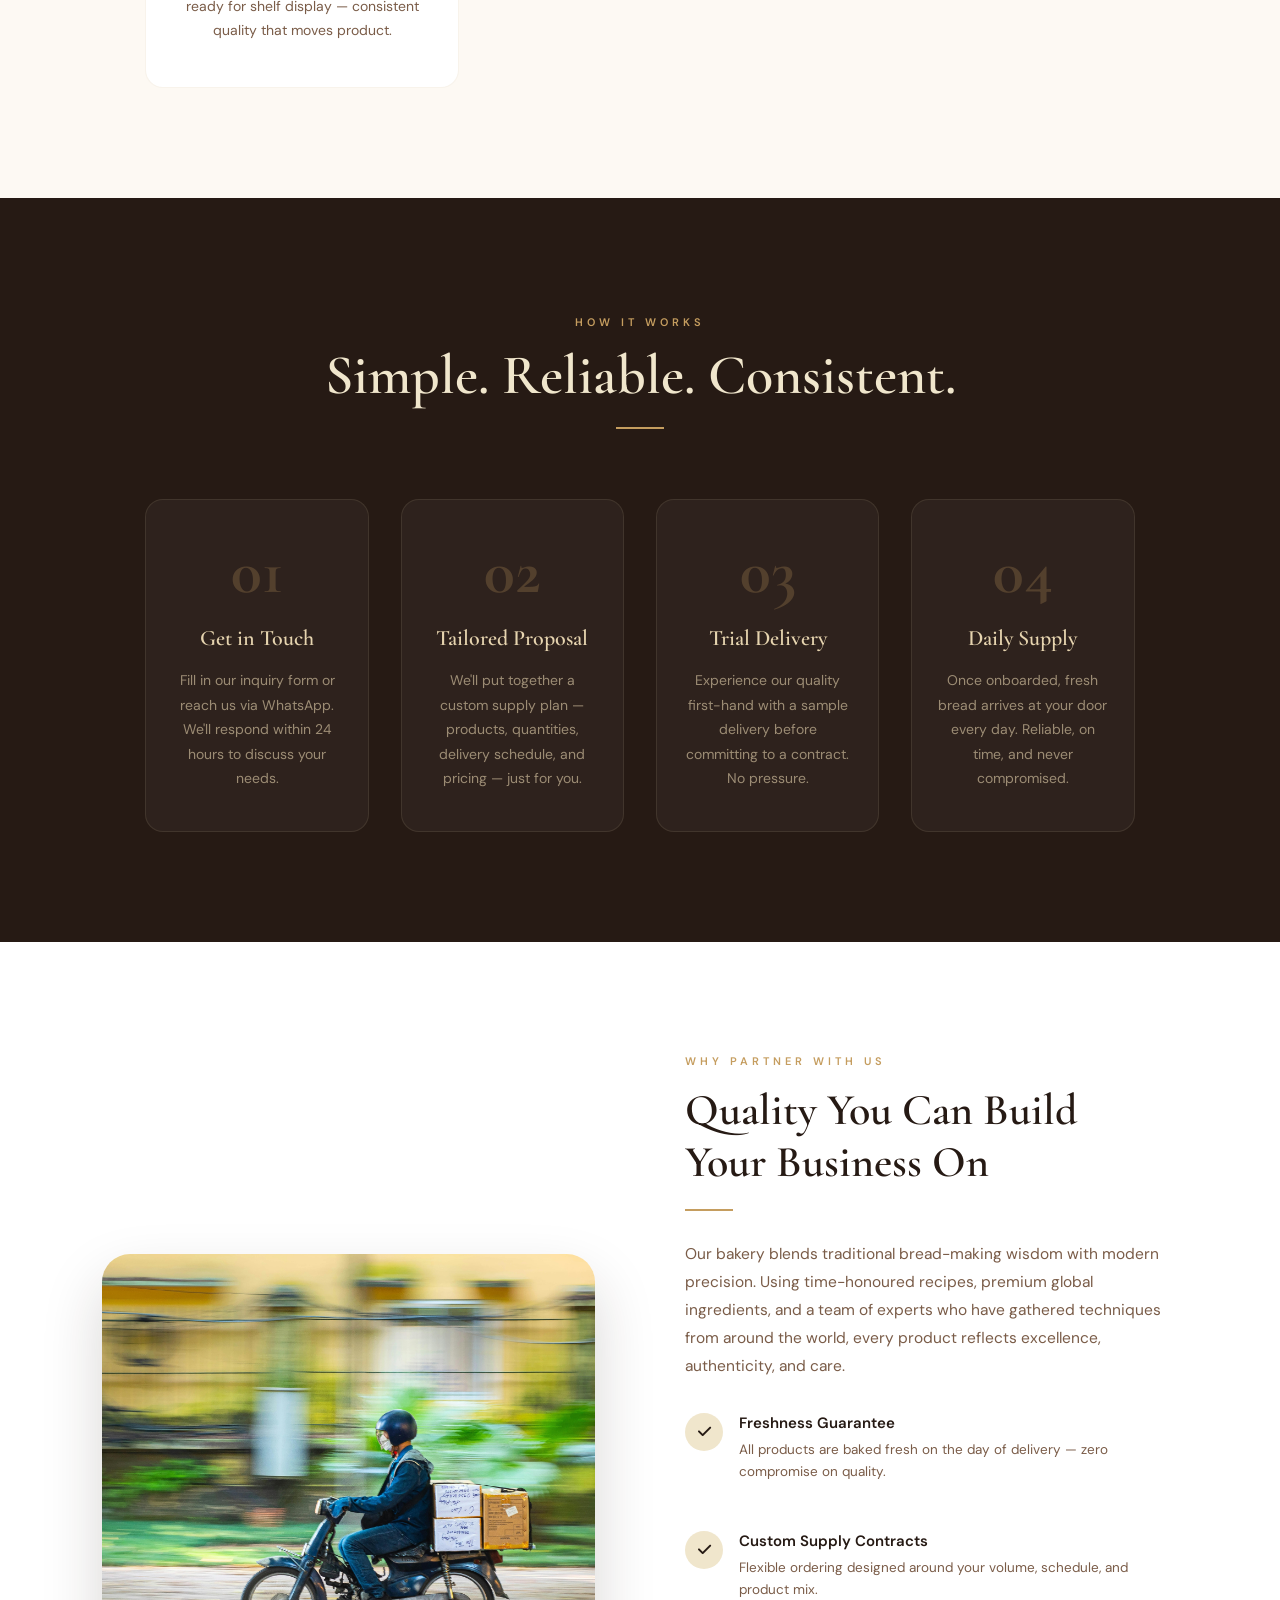
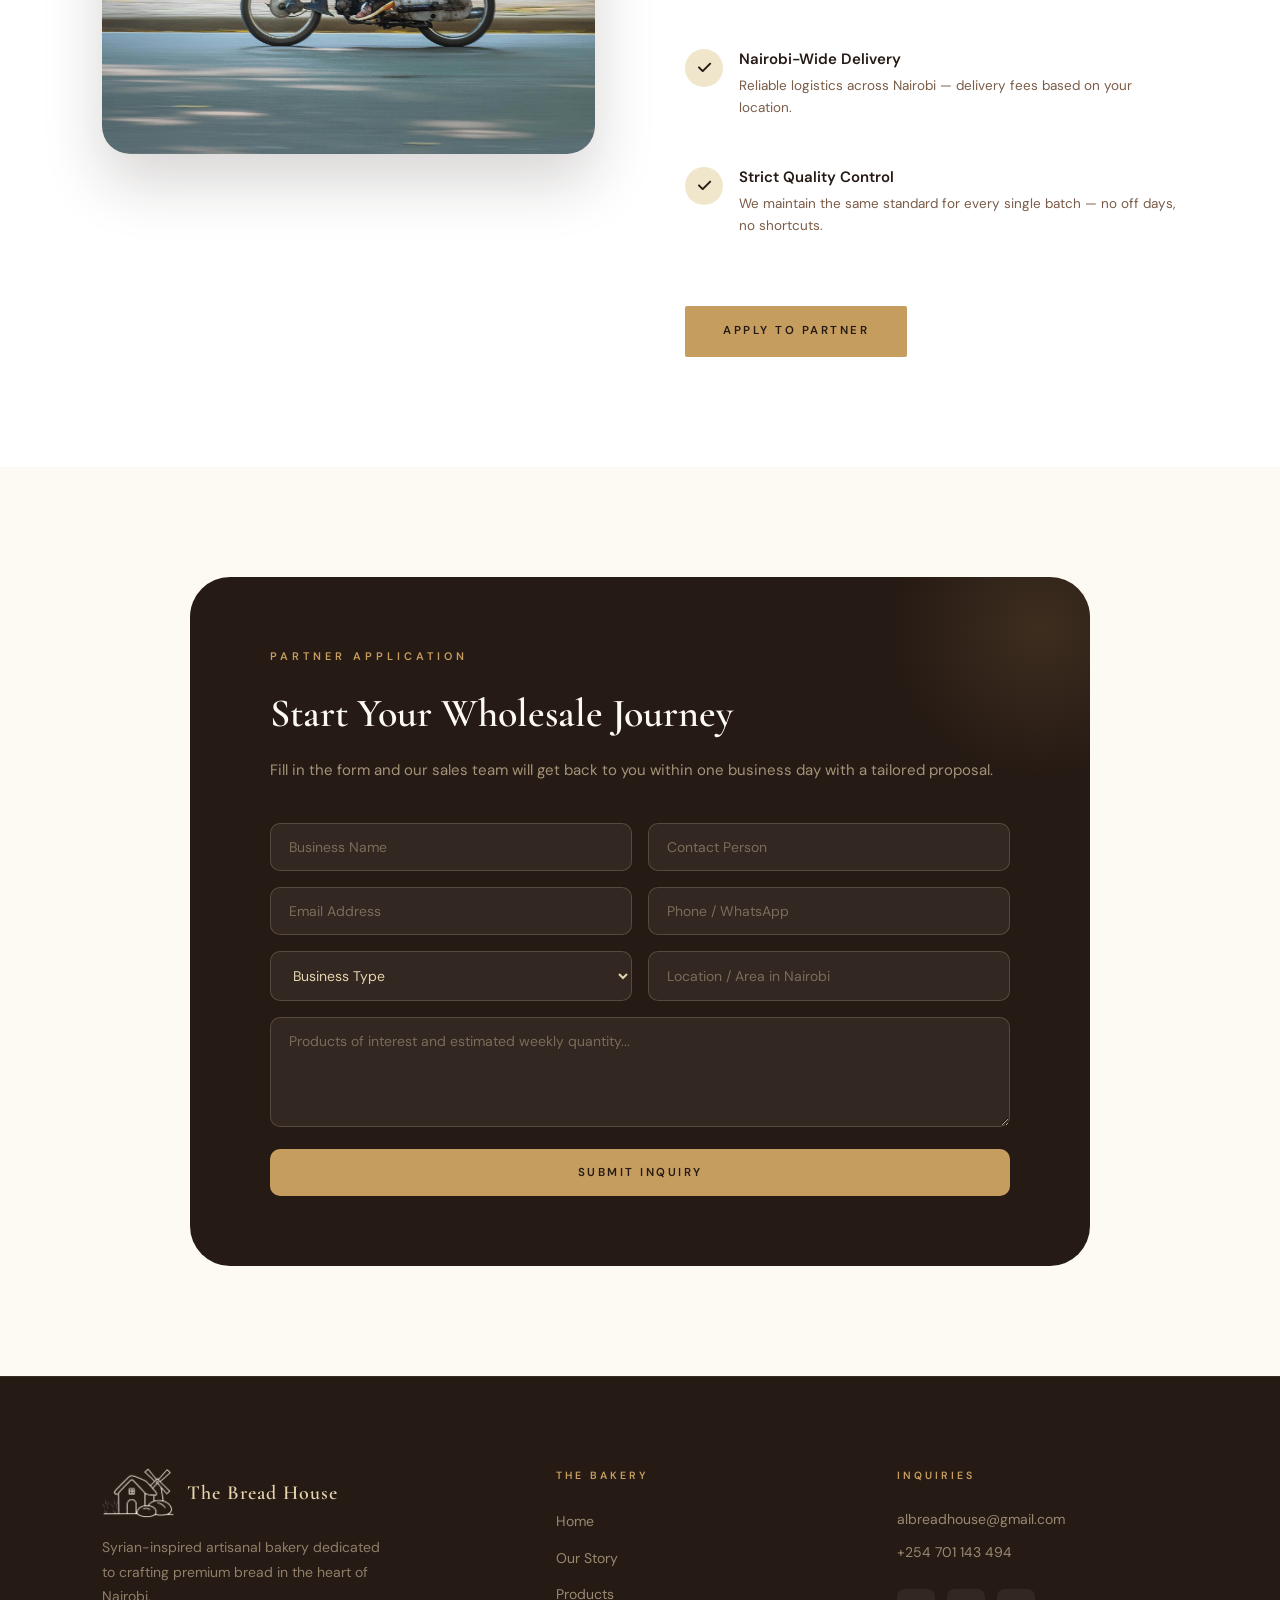
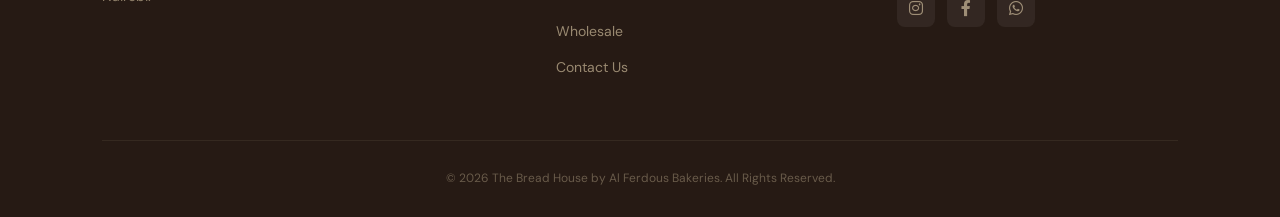
<file: wholesale.html>
<!DOCTYPE html>
<html lang="en">
<head>
  <meta charset="UTF-8">
  <meta name="viewport" content="width=device-width, initial-scale=1.0">
  <title>The Bread House | Wholesale</title>
  <link rel="icon" type="image/png" href="img/main-logo.png">
  <link rel="stylesheet" href="https://cdnjs.cloudflare.com/ajax/libs/font-awesome/6.0.0/css/all.min.css">
  <link rel="stylesheet" href="style.css">
</head>
<body>

<header>
  <nav class="navbar">
    <a href="index.html" class="logo-link">
      <div class="logo-container">
        <img src="img/main-logo.png" alt="The Bread House Logo">
        <span class="brand-title">The Bread House</span>
      </div>
    </a>
    <ul class="nav-links">
      <li><a href="index.html">Home</a></li>
      <li><a href="story.html">Our Story</a></li>
      <li><a href="products.html">Products</a></li>
      <li><a href="wholesale.html" class="active">Wholesale</a></li>
      <li><a href="contact.html">Contact</a></li>
    </ul>
    <button class="hamburger" id="hamburger" aria-label="Menu">
      <span></span><span></span><span></span>
    </button>
  </nav>
  <nav class="mobile-nav" id="mobileNav">
    <a href="index.html">Home</a>
    <a href="story.html">Our Story</a>
    <a href="products.html">Products</a>
    <a href="wholesale.html">Wholesale</a>
    <a href="contact.html">Contact</a>
  </nav>
</header>

<main>

<!-- HERO -->
<section class="wholesale-hero">
  <div class="wholesale-hero-inner">
    <span class="label">B2B Partnerships</span>
    <h1>Premium Bread,<br>Delivered Daily</h1>
    <p>We supply Nairobi's top restaurants, hotels, cafés, and retailers with fresh artisanal bread every day — on time, every time, without compromise.</p>
    <div style="display:flex; gap:16px; flex-wrap:wrap;">
      <a href="#wholesale-form" class="btn-primary">Start a Partnership</a>
      <a href="contact.html" class="btn-secondary">Get in Touch</a>
    </div>
  </div>
</section>

<!-- PARTNER TYPES -->
<section class="partner-types">
  <div class="container">
    <div class="partner-types-header">
      <span class="label">Who We Serve</span>
      <h2 class="section-heading">Our Business Partners</h2>
      <div class="divider center"></div>
      <p style="color:var(--muted); max-width:520px; margin:0 auto; font-size:15px; line-height:1.75;">We tailor our supply to the unique demands of each business type — from daily bread runs to bespoke catering orders.</p>
    </div>
    <div class="partner-grid">
      <div class="partner-card">
        <div class="partner-icon"><i class="fas fa-utensils"></i></div>
        <h3>Restaurants</h3>
        <p>Arabic bread, baguettes, and dinner rolls delivered fresh for your kitchen — consistently, every morning.</p>
      </div>
      <div class="partner-card">
        <div class="partner-icon"><i class="fas fa-coffee"></i></div>
        <h3>Cafés</h3>
        <p>Croissants, ciabatta, and specialty rolls that elevate your menu and keep customers coming back.</p>
      </div>
      <div class="partner-card">
        <div class="partner-icon"><i class="fas fa-concierge-bell"></i></div>
        <h3>Hotels</h3>
        <p>Luxury brioche buns, soft loaves, and breakfast pastries tailored to your buffet and dining standards.</p>
      </div>
      <div class="partner-card">
        <div class="partner-icon"><i class="fas fa-store"></i></div>
        <h3>Retailers</h3>
        <p>Packaged breads and baked goods ready for shelf display — consistent quality that moves product.</p>
      </div>
    </div>
  </div>
</section>

<!-- HOW IT WORKS -->
<section class="process-section">
  <div class="container">
    <div class="process-header">
      <span class="label" style="color:var(--gold);">How It Works</span>
      <h2 class="section-heading light">Simple. Reliable. Consistent.</h2>
      <div class="divider center" style="background:var(--gold);"></div>
    </div>
    <div class="process-steps">
      <div class="step-card">
        <div class="step-number">01</div>
        <h3>Get in Touch</h3>
        <p>Fill in our inquiry form or reach us via WhatsApp. We'll respond within 24 hours to discuss your needs.</p>
      </div>
      <div class="step-card">
        <div class="step-number">02</div>
        <h3>Tailored Proposal</h3>
        <p>We'll put together a custom supply plan — products, quantities, delivery schedule, and pricing — just for you.</p>
      </div>
      <div class="step-card">
        <div class="step-number">03</div>
        <h3>Trial Delivery</h3>
        <p>Experience our quality first-hand with a sample delivery before committing to a contract. No pressure.</p>
      </div>
      <div class="step-card">
        <div class="step-number">04</div>
        <h3>Daily Supply</h3>
        <p>Once onboarded, fresh bread arrives at your door every day. Reliable, on time, and never compromised.</p>
      </div>
    </div>
  </div>
</section>

<!-- BENEFITS -->
<section class="wholesale-benefits">
  <div class="benefits-grid">
    <div class="benefits-image">
      <img src="img/delivery.jpg" alt="The Bread House Supply and Delivery">
    </div>
    <div class="benefits-text">
      <span class="label">Why Partner With Us</span>
      <h2 class="section-heading" style="font-size:clamp(32px,4vw,44px);">Quality You Can Build<br>Your Business On</h2>
      <div class="divider"></div>
      <p>Our bakery blends traditional bread-making wisdom with modern precision. Using time-honoured recipes, premium global ingredients, and a team of experts who have gathered techniques from around the world, every product reflects excellence, authenticity, and care.</p>
      <div class="benefits-list">
        <div class="benefit-item">
          <div class="benefit-icon"><i class="fas fa-check"></i></div>
          <div>
            <h4>Freshness Guarantee</h4>
            <p>All products are baked fresh on the day of delivery — zero compromise on quality.</p>
          </div>
        </div>
        <div class="benefit-item">
          <div class="benefit-icon"><i class="fas fa-check"></i></div>
          <div>
            <h4>Custom Supply Contracts</h4>
            <p>Flexible ordering designed around your volume, schedule, and product mix.</p>
          </div>
        </div>
        <div class="benefit-item">
          <div class="benefit-icon"><i class="fas fa-check"></i></div>
          <div>
            <h4>Nairobi-Wide Delivery</h4>
            <p>Reliable logistics across Nairobi — delivery fees based on your location.</p>
          </div>
        </div>
        <div class="benefit-item">
          <div class="benefit-icon"><i class="fas fa-check"></i></div>
          <div>
            <h4>Strict Quality Control</h4>
            <p>We maintain the same standard for every single batch — no off days, no shortcuts.</p>
          </div>
        </div>
      </div>
      <a href="#wholesale-form" class="btn-primary">Apply to Partner</a>
    </div>
  </div>
</section>

<!-- WHOLESALE FORM -->
<section class="wholesale-form-section" id="wholesale-form">
  <div class="wholesale-form-inner">
    <div class="form-header">
      <span class="label">Partner Application</span>
      <h2>Start Your Wholesale Journey</h2>
      <p>Fill in the form and our sales team will get back to you within one business day with a tailored proposal.</p>
    </div>
    <form class="posh-form" onsubmit="return false;">
      <div class="form-grid">
        <input type="text" placeholder="Business Name" required>
        <input type="text" placeholder="Contact Person" required>
        <input type="email" placeholder="Email Address" required>
        <input type="tel" placeholder="Phone / WhatsApp">
        <select>
          <option value="" disabled selected>Business Type</option>
          <option>Restaurant</option>
          <option>Café</option>
          <option>Hotel</option>
          <option>Retail / Supermarket</option>
          <option>Event / Catering</option>
          <option>Other</option>
        </select>
        <input type="text" placeholder="Location / Area in Nairobi">
        <textarea class="full" placeholder="Products of interest and estimated weekly quantity..." rows="4"></textarea>
      </div>
      <button type="submit" class="btn-primary" style="margin-top:8px; border-radius:var(--r-sm); width:100%; cursor:pointer; border:none; font-family:var(--body);">Submit Inquiry</button>
    </form>
  </div>
</section>

</main>

<footer>
  <div class="footer-container">
    <div class="footer-brand">
      <a href="index.html" class="logo-link">
        <div class="logo-container">
          <img src="img/main-logo.png" alt="The Bread House Logo">
          <span class="brand-title">The Bread House</span>
        </div>
      </a>
      <p>Syrian-inspired artisanal bakery dedicated to crafting premium bread in the heart of Nairobi.</p>
    </div>
    <div class="footer-col">
      <h4>The Bakery</h4>
      <ul>
        <li><a href="index.html">Home</a></li>
        <li><a href="story.html">Our Story</a></li>
        <li><a href="products.html">Products</a></li>
        <li><a href="wholesale.html">Wholesale</a></li>
        <li><a href="contact.html">Contact Us</a></li>
      </ul>
    </div>
    <div class="footer-col">
      <h4>Inquiries</h4>
      <div class="footer-contact-item">
        <a href="mailto:albreadhouse@gmail.com">albreadhouse@gmail.com</a>
        <a href="tel:+254701143494">+254 701 143 494</a>
      </div>
      <div class="footer-social">
        <a href="#" aria-label="Instagram"><i class="fab fa-instagram"></i></a>
        <a href="#" aria-label="Facebook"><i class="fab fa-facebook-f"></i></a>
        <a href="https://wa.me/254701143494" aria-label="WhatsApp"><i class="fab fa-whatsapp"></i></a>
      </div>
    </div>
  </div>
  <div class="footer-bottom">
    <p>&copy; 2026 The Bread House by Al Ferdous Bakeries. All Rights Reserved.</p>
  </div>
</footer>

<script src="main.js"></script>
</body>
</html>
</file>
<file: style.css>
/* ============================================================
   THE BREAD HOUSE — DESIGN SYSTEM v2
   Cormorant Garamond × DM Sans | Syrian Artisan Luxury
   ============================================================ */

@import url('https://fonts.googleapis.com/css2?family=Cormorant+Garamond:ital,wght@0,300;0,400;0,600;0,700;1,300;1,400;1,600&family=DM+Sans:opsz,wght@9..40,300;9..40,400;9..40,500;9..40,600&display=swap');

/* ── Variables ── */
:root {
  --brown:        #261a14;
  --brown-mid:    #3d2a21;
  --brown-light:  #5a3e30;
  --beige:        #e6d4af;
  --beige-light:  #f0e6cc;
  --gold:         #c59d5f;
  --gold-light:   #d9b87a;
  --cream:        #fdf9f3;
  --white:        #ffffff;
  --muted:        #7a5c48;

  --display:  'Cormorant Garamond', Georgia, serif;
  --body:     'DM Sans', system-ui, sans-serif;

  --r-sm: 10px;
  --r-md: 18px;
  --r-lg: 28px;
  --r-xl: 40px;

  --shadow-sm: 0 4px 14px rgba(38,26,20,.08);
  --shadow-md: 0 12px 36px rgba(38,26,20,.12);
  --shadow-lg: 0 28px 60px rgba(38,26,20,.18);

  --ease: cubic-bezier(.25,.46,.45,.94);
}

/* ── Reset ── */
*, *::before, *::after { margin:0; padding:0; box-sizing:border-box; }
html { scroll-behavior:smooth; }

body {
  font-family: var(--body);
  background: var(--cream);
  color: var(--brown);
  line-height: 1.65;
  overflow-x: hidden;
}

img { display:block; max-width:100%; }
a  { text-decoration:none; color:inherit; }
ul { list-style:none; }

.container {
  width: min(1240px, 92%);
  margin: 0 auto;
}

/* ── Grain overlay (luxury texture) ── */
body::after {
  content:'';
  position:fixed; inset:0;
  background-image: url("data:image/svg+xml,%3Csvg viewBox='0 0 256 256' xmlns='http://www.w3.org/2000/svg'%3E%3Cfilter id='noise'%3E%3CfeTurbulence type='fractalNoise' baseFrequency='0.9' numOctaves='4' stitchTiles='stitch'/%3E%3C/filter%3E%3Crect width='100%25' height='100%25' filter='url(%23noise)' opacity='0.04'/%3E%3C/svg%3E");
  pointer-events:none;
  z-index:9999;
  opacity:.35;
}

/* ─────────────────────────────────────────
   NAVBAR
───────────────────────────────────────── */
header {
  position: sticky;
  top: 0;
  z-index: 1000;
  background: rgba(38,26,20,.92);
  backdrop-filter: blur(16px);
  -webkit-backdrop-filter: blur(16px);
  border-bottom: 1px solid rgba(230,212,175,.12);
}

.navbar {
  display: flex;
  align-items: center;
  justify-content: space-between;
  padding: 0 6%;
  height: 80px;
  max-width: 1400px;
  margin: 0 auto;
}

.logo-link { display:flex; align-items:center; gap:12px; }
.logo-container {
  display: flex;
  align-items: center;
  gap: 12px;
}
.logo-container img { height:52px; width:auto; }

.brand-title {
  font-family: var(--display);
  font-weight: 600;
  font-size: 20px;
  letter-spacing: 1px;
  color: var(--beige);
}

.nav-links {
  display: flex;
  align-items: center;
  gap: 36px;
}

.nav-links a {
  font-family: var(--body);
  font-size: 11.5px;
  font-weight: 500;
  text-transform: uppercase;
  letter-spacing: 2px;
  color: rgba(253,249,243,.75);
  position: relative;
  transition: color .3s var(--ease);
}
.nav-links a::after {
  content:'';
  position:absolute;
  bottom:-4px; left:0;
  width:0; height:1.5px;
  background: var(--gold);
  transition: width .35s var(--ease);
}
.nav-links a:hover        { color: var(--beige); }
.nav-links a:hover::after { width:100%; }
.nav-links a.active       { color: var(--beige); }
.nav-links a.active::after{ width:100%; }

/* Hamburger */
.hamburger {
  display: none;
  flex-direction: column;
  gap: 5px;
  cursor: pointer;
  padding: 8px;
  background: none;
  border: none;
}
.hamburger span {
  display: block;
  width: 24px; height: 2px;
  background: var(--beige);
  transition: all .3s var(--ease);
  transform-origin: center;
}
.hamburger.open span:nth-child(1) { transform: translateY(7px) rotate(45deg); }
.hamburger.open span:nth-child(2) { opacity:0; }
.hamburger.open span:nth-child(3) { transform: translateY(-7px) rotate(-45deg); }

/* Mobile nav drawer */
.mobile-nav {
  display: none;
  position: fixed;
  top: 80px; left:0; right:0;
  background: var(--brown);
  padding: 30px 8%;
  border-top: 1px solid rgba(230,212,175,.1);
  z-index: 999;
  flex-direction: column;
  gap: 20px;
}
.mobile-nav.open { display:flex; }
.mobile-nav a {
  font-size: 13px;
  font-weight: 500;
  text-transform: uppercase;
  letter-spacing: 2.5px;
  color: rgba(253,249,243,.75);
  padding: 10px 0;
  border-bottom: 1px solid rgba(230,212,175,.08);
  transition: color .3s;
}
.mobile-nav a:hover { color: var(--beige); }

/* ─────────────────────────────────────────
   BUTTONS
───────────────────────────────────────── */
.btn-primary, .btn-secondary {
  display: inline-block;
  font-family: var(--body);
  font-size: 11.5px;
  font-weight: 600;
  text-transform: uppercase;
  letter-spacing: 2.5px;
  padding: 16px 38px;
  border-radius: 2px;
  transition: all .35s var(--ease);
  cursor: pointer;
  border: none;
}

.btn-primary {
  background: var(--gold);
  color: var(--brown);
}
.btn-primary:hover {
  background: var(--gold-light);
  transform: translateY(-2px);
  box-shadow: 0 8px 24px rgba(197,157,95,.35);
}

.btn-secondary {
  background: transparent;
  border: 1.5px solid var(--beige);
  color: var(--beige);
}
.btn-secondary:hover {
  background: var(--beige);
  color: var(--brown);
  transform: translateY(-2px);
}

/* ─────────────────────────────────────────
   SECTION LABELS
───────────────────────────────────────── */
.label {
  display: inline-block;
  font-size: 11px;
  font-weight: 600;
  text-transform: uppercase;
  letter-spacing: 4px;
  color: var(--gold);
  margin-bottom: 14px;
}

.section-heading {
  font-family: var(--display);
  font-size: clamp(36px,5vw,56px);
  font-weight: 600;
  line-height: 1.1;
  color: var(--brown);
}

.section-heading.light { color: var(--beige-light); }

.divider {
  width: 48px; height: 2px;
  background: var(--gold);
  margin: 20px 0 30px;
}
.divider.center { margin-left:auto; margin-right:auto; }

/* ─────────────────────────────────────────
   HOME HERO
───────────────────────────────────────── */
.hero {
  position: relative;
  height: 92vh;
  min-height: 600px;
  background: url('img/artisanal_hand_shaped_bread.jpg') center/cover no-repeat;
  display: flex;
  align-items: center;
  justify-content: center;
  color: var(--cream);
  text-align: center;
  overflow: hidden;
}

.hero::before {
  content:'';
  position:absolute; inset:0;
  background: linear-gradient(
    160deg,
    rgba(38,26,20,.72) 0%,
    rgba(38,26,20,.45) 60%,
    rgba(38,26,20,.7) 100%
  );
}

.hero-content {
  position: relative;
  z-index: 2;
  max-width: 860px;
  padding: 0 24px;
}

.hero-eyebrow {
  display: inline-block;
  font-size: 11px;
  font-weight: 600;
  text-transform: uppercase;
  letter-spacing: 5px;
  color: var(--gold);
  margin-bottom: 22px;
  opacity: .9;
}

.hero h1 {
  font-family: var(--display);
  font-size: clamp(48px,9vw,88px);
  font-weight: 600;
  line-height: 1.0;
  margin-bottom: 24px;
  letter-spacing: -1px;
}
.hero h1 em {
  font-style: italic;
  color: var(--beige);
}

.hero p {
  font-size: 17px;
  font-weight: 300;
  max-width: 520px;
  margin: 0 auto 42px;
  opacity: .88;
  line-height: 1.7;
}

.hero-btns {
  display: flex;
  gap: 16px;
  justify-content: center;
  flex-wrap: wrap;
}

/* ─────────────────────────────────────────
   PAGE HERO (inner pages)
───────────────────────────────────────── */
.page-hero {
  background: var(--brown);
  padding: 120px 8% 80px;
  text-align: center;
  position: relative;
  overflow: hidden;
}
.page-hero::before {
  content:'';
  position:absolute; inset:0;
  background: radial-gradient(ellipse at 30% 50%, rgba(197,157,95,.12) 0%, transparent 70%);
}
.page-hero .label { display:block; }
.page-hero h1 {
  font-family: var(--display);
  font-size: clamp(40px,7vw,72px);
  font-weight: 600;
  color: var(--beige-light);
  line-height: 1.1;
  margin: 12px 0 20px;
  position: relative;
}
.page-hero p {
  font-size: 17px;
  color: rgba(230,212,175,.7);
  max-width: 580px;
  margin: 0 auto;
  position: relative;
}

/* ─────────────────────────────────────────
   VIRTUES / COMMITMENTS
───────────────────────────────────────── */
.virtues {
  padding: 110px 8%;
  background: var(--cream);
}

.virtues-header {
  text-align: center;
  margin-bottom: 70px;
}

.virtues-grid {
  display: grid;
  grid-template-columns: repeat(auto-fit, minmax(280px,1fr));
  gap: 28px;
  max-width: 1200px;
  margin: 0 auto;
}

.virtue-card {
  background: var(--white);
  padding: 48px 40px;
  border-radius: var(--r-md);
  border: 1px solid rgba(197,157,95,.15);
  transition: all .4s var(--ease);
  position: relative;
  overflow: hidden;
}
.virtue-card::before {
  content:'';
  position:absolute;
  top:0; left:0;
  width:3px; height:0;
  background: var(--gold);
  transition: height .4s var(--ease);
}
.virtue-card:hover { transform:translateY(-8px); box-shadow:var(--shadow-md); }
.virtue-card:hover::before { height:100%; }

.virtue-icon {
  width: 56px; height: 56px;
  background: var(--beige-light);
  border-radius: var(--r-sm);
  display: flex;
  align-items: center;
  justify-content: center;
  margin-bottom: 24px;
  font-size: 24px;
  color: var(--brown);
  transition: all .4s var(--ease);
}
.virtue-card:hover .virtue-icon { background:var(--gold); color:var(--white); }

.virtue-card h3 {
  font-family: var(--display);
  font-size: 22px;
  font-weight: 600;
  margin-bottom: 12px;
}
.virtue-card p {
  font-size: 14.5px;
  color: var(--muted);
  line-height: 1.75;
}

/* ─────────────────────────────────────────
   PRODUCTS PREVIEW (Home)
───────────────────────────────────────── */
.products-preview {
  padding: 110px 8%;
  background: var(--white);
}

.products-preview-header {
  display: flex;
  align-items: flex-end;
  justify-content: space-between;
  margin-bottom: 60px;
  gap: 20px;
  flex-wrap: wrap;
}

.product-grid {
  display: grid;
  grid-template-columns: repeat(auto-fit, minmax(300px,1fr));
  gap: 24px;
  margin-bottom: 52px;
}

.product-card {
  background: var(--white);
  border-radius: var(--r-md);
  overflow: hidden;
  border: 1px solid rgba(38,26,20,.07);
  transition: all .4s var(--ease);
}
.product-card:hover { transform:translateY(-8px); box-shadow:var(--shadow-md); }

.product-img {
  height: 280px;
  overflow: hidden;
}
.product-img img {
  width:100%; height:100%;
  object-fit:cover;
  transition: transform .7s var(--ease);
}
.product-card:hover .product-img img { transform:scale(1.08); }

.product-info { padding: 28px 28px 32px; }
.product-info h3 {
  font-family: var(--display);
  font-size: 22px;
  font-weight: 600;
  margin-bottom: 8px;
}
.product-info p { font-size: 14px; color:var(--muted); margin-bottom:18px; line-height:1.7; }

.link-arrow {
  display: inline-flex;
  align-items: center;
  gap: 8px;
  font-size: 11.5px;
  font-weight: 600;
  text-transform: uppercase;
  letter-spacing: 2px;
  color: var(--brown);
  transition: gap .3s;
}
.link-arrow::after { content:'→'; transition: transform .3s; }
.link-arrow:hover { gap:12px; }
.link-arrow:hover::after { transform:translateX(4px); }

.view-all-wrap { text-align:center; }

/* ─────────────────────────────────────────
   WHOLESALE CTA (Home)
───────────────────────────────────────── */
.wholesale-cta {
  background: var(--brown);
  padding: 110px 8%;
  position: relative;
  overflow: hidden;
}
.wholesale-cta::before {
  content:'';
  position:absolute;
  right:-200px; top:-200px;
  width:600px; height:600px;
  border-radius:50%;
  background: radial-gradient(circle, rgba(197,157,95,.1) 0%, transparent 70%);
}

.wholesale-content {
  display: grid;
  grid-template-columns: 1fr 1fr;
  gap: 80px;
  align-items: center;
  max-width: 1240px;
  margin: 0 auto;
}

.wholesale-text .label { color: var(--gold); }

.wholesale-text h2 {
  font-family: var(--display);
  font-size: clamp(36px,4.5vw,52px);
  font-weight: 600;
  color: var(--cream);
  line-height: 1.15;
  margin-bottom: 22px;
}

.wholesale-text p {
  font-size: 16px;
  color: rgba(230,212,175,.75);
  margin-bottom: 36px;
  line-height: 1.75;
}

.wholesale-features {
  display: flex;
  flex-direction: column;
  gap: 14px;
  margin-bottom: 44px;
}
.wholesale-features li {
  display: flex;
  align-items: center;
  gap: 14px;
  font-size: 14.5px;
  font-weight: 500;
  color: var(--beige);
}
.wholesale-features li i {
  width:22px; height:22px;
  background: rgba(197,157,95,.2);
  border-radius:50%;
  display:flex; align-items:center; justify-content:center;
  font-size:10px;
  color: var(--gold);
  flex-shrink:0;
}

.wholesale-image img {
  width:100%; height:520px;
  object-fit:cover;
  border-radius: var(--r-lg);
  filter: grayscale(25%);
  transition: filter .5s;
}
.wholesale-cta:hover .wholesale-image img { filter:grayscale(0%); }

/* ─────────────────────────────────────────
   STORY PAGE
───────────────────────────────────────── */
.story-content {
  padding: 110px 8%;
  background: var(--white);
}

.story-grid {
  display: grid;
  grid-template-columns: 1fr 1fr;
  gap: 90px;
  align-items: center;
  max-width: 1200px;
  margin: 0 auto;
}

.story-text h2 {
  font-family: var(--display);
  font-size: 40px;
  font-weight: 600;
  margin-bottom: 28px;
  line-height: 1.2;
}
.story-text p {
  font-size: 16px;
  color: var(--muted);
  margin-bottom: 20px;
  line-height: 1.8;
}

.story-image img {
  width:100%; height:480px;
  object-fit:cover;
  border-radius: var(--r-lg);
  box-shadow: var(--shadow-lg);
}

/* Mission/Vision */
.mission-vision {
  padding: 100px 8%;
  background: var(--cream);
}

.mv-grid {
  display: grid;
  grid-template-columns: 1fr 1fr;
  gap: 28px;
  max-width: 1000px;
  margin: 60px auto 0;
}

.mv-card {
  background: var(--white);
  border-radius: var(--r-md);
  padding: 50px 44px;
  border: 1px solid rgba(197,157,95,.15);
  position: relative;
  overflow: hidden;
}
.mv-card::after {
  content:'';
  position:absolute;
  bottom:0; left:0; right:0;
  height:3px;
  background: linear-gradient(90deg, var(--gold), var(--gold-light));
}

.mv-card .mv-label {
  font-size: 10.5px;
  font-weight: 600;
  text-transform: uppercase;
  letter-spacing: 4px;
  color: var(--gold);
  margin-bottom: 16px;
  display:block;
}
.mv-card h3 {
  font-family: var(--display);
  font-size: 26px;
  font-weight: 600;
  margin-bottom: 18px;
}
.mv-card p {
  font-size: 15px;
  color: var(--muted);
  line-height: 1.8;
}

/* Team */
.team-section {
  padding: 110px 8%;
  background: var(--brown);
  text-align: center;
}

.team-grid {
  display: flex;
  flex-wrap: wrap;
  justify-content: center;
  gap: 24px;
  max-width: 1300px;
  margin: 60px auto 0;
}

.team-card {
  flex: 0 1 calc(33.33% - 24px);
  min-width: 240px;
  background: rgba(255,255,255,.04);
  border: 1px solid rgba(230,212,175,.1);
  border-radius: var(--r-md);
  padding: 32px 24px 28px;
  transition: all .4s var(--ease);
}
.team-card:hover {
  background: rgba(255,255,255,.08);
  transform: translateY(-6px);
  border-color: rgba(197,157,95,.3);
}

.team-img {
  width: 110px; height: 110px;
  border-radius: 50%;
  overflow: hidden;
  margin: 0 auto 20px;
  border: 3px solid rgba(197,157,95,.3);
  transition: border-color .4s;
}
.team-img img {
  width:100%; height:100%;
  object-fit:cover;
  object-position:top center;
  filter: grayscale(60%);
  transition: filter .5s;
}
.team-card:hover .team-img { border-color: var(--gold); }
.team-card:hover .team-img img { filter:grayscale(0%); }

.team-card h3 {
  font-family: var(--display);
  font-size: 22px;
  font-weight: 600;
  color: var(--beige-light);
  margin-bottom: 4px;
}
.role {
  font-size: 10.5px;
  font-weight: 600;
  text-transform: uppercase;
  letter-spacing: 2px;
  color: var(--gold);
  display:block;
  margin-bottom: 14px;
}
.team-card p { font-size:13.5px; color:rgba(230,212,175,.6); line-height:1.7; }

/* ─────────────────────────────────────────
   PRODUCTS PAGE
───────────────────────────────────────── */
.products-hero {
  background: var(--brown);
  padding: 120px 8% 80px;
  text-align: center;
  position: relative;
  overflow: hidden;
}
.products-hero::before {
  content:'';
  position:absolute; inset:0;
  background: radial-gradient(ellipse at 70% 50%, rgba(197,157,95,.1) 0%, transparent 65%);
}
.products-hero .label { display:block; position:relative; }
.products-hero h1 {
  font-family: var(--display);
  font-size: clamp(40px,6.5vw,68px);
  font-weight: 600;
  color: var(--beige-light);
  margin: 14px 0 20px;
  position: relative;
}
.products-hero p {
  font-size: 17px;
  color: rgba(230,212,175,.7);
  max-width: 560px;
  margin: 0 auto;
  position: relative;
}

/* Product tabs */
.products-tabs {
  background: var(--white);
  border-bottom: 1px solid rgba(38,26,20,.08);
  position: sticky;
  top: 80px;
  z-index: 100;
}
.tabs-inner {
  display: flex;
  justify-content: center;
  gap: 0;
  max-width: 1240px;
  margin: 0 auto;
  padding: 0 5%;
  overflow-x: auto;
}
.tab-btn {
  font-family: var(--body);
  font-size: 11.5px;
  font-weight: 600;
  text-transform: uppercase;
  letter-spacing: 2px;
  color: var(--muted);
  background: none;
  border: none;
  padding: 22px 28px;
  cursor: pointer;
  border-bottom: 2.5px solid transparent;
  transition: all .3s var(--ease);
  white-space: nowrap;
}
.tab-btn:hover   { color:var(--brown); }
.tab-btn.active  { color:var(--brown); border-bottom-color:var(--gold); }

/* Product gallery sections */
.product-section {
  padding: 90px 0;
}
.product-section:nth-child(even) { background: var(--cream); }
.product-section:nth-child(odd)  { background: var(--white); }

.section-intro {
  text-align: center;
  margin-bottom: 56px;
}
.section-intro .label { display:block; }

.product-category-grid {
  display: grid;
  grid-template-columns: repeat(5, 1fr);
  gap: 20px;
}
/* Sweets: fixed 3-column grid → 9 products = 3 rows × 3 columns */
#sweets .product-category-grid {
  grid-template-columns: repeat(3, 1fr);
}

/* Catering keeps auto-fill */
#catering .product-category-grid {
  grid-template-columns: repeat(5, 1fr);
}

.product-item {
  background: var(--white);
  border-radius: var(--r-md);
  overflow: hidden;
  border: 1px solid rgba(38,26,20,.07);
  transition: all .4s var(--ease);
}
.product-section:nth-child(even) .product-item { background: var(--white); }
.product-item:hover { transform:translateY(-6px); box-shadow:var(--shadow-md); }

.product-img-box {
  width:100%;
  aspect-ratio: 3/3;
  overflow:hidden;
}
.product-img-box img {
  width:100%; height:100%;
  object-fit:cover;
  transition: transform .7s var(--ease);
}
.product-item:hover .product-img-box img { transform:scale(1.08); }

.product-details {
  padding: 16px 16px 20px;
}
.product-details h3 {
  font-family: var(--display);
  font-size: 17px;
  font-weight: 600;
  color: var(--brown);
  margin-bottom: 6px;
}
.product-details p {
  font-size: 13px;
  color: var(--muted);
  line-height: 1.65;
  margin-bottom: 8px;
}
.product-price {
  display: inline-block;
  font-size: 13px;
  font-weight: 600;
  color: var(--brown);
  background: var(--beige-light);
  padding: 5px 12px;
  border-radius: 4px;
  margin-top: 6px;
}
.product-tag {
  display: inline-block;
  font-size: 10px;
  font-weight: 600;
  text-transform: uppercase;
  letter-spacing: 2px;
  color: var(--gold);
  border: 1px solid rgba(197,157,95,.4);
  padding: 4px 10px;
  border-radius: 3px;
  margin-top: 6px;
}

/* Catering quote CTA */
.catering-cta {
  background: var(--brown);
  padding: 100px 8%;
}
.catering-cta-inner {
  display: grid;
  grid-template-columns: 1fr 1fr;
  gap: 60px;
  align-items: center;
  max-width: 1100px;
  margin: 0 auto;
  background: rgba(255,255,255,.04);
  border: 1px solid rgba(230,212,175,.1);
  border-radius: var(--r-xl);
  padding: 60px;
}
.cta-text .label { color: var(--gold); display:block; }
.cta-text h2 {
  font-family: var(--display);
  font-size: 40px;
  font-weight: 600;
  color: var(--cream);
  margin: 14px 0 18px;
  line-height: 1.2;
}
.cta-text p { font-size: 15px; color: rgba(230,212,175,.7); line-height: 1.75; }

.posh-form {
  display: flex;
  flex-direction: column;
  gap: 14px;
}
.posh-form input,
.posh-form textarea,
.posh-form select {
  background: rgba(255,255,255,.06);
  border: 1px solid rgba(230,212,175,.2);
  border-radius: var(--r-sm);
  padding: 14px 18px;
  color: var(--beige);
  font-family: var(--body);
  font-size: 14px;
  outline: none;
  transition: border-color .3s;
}
.posh-form input::placeholder,
.posh-form textarea::placeholder { color: rgba(230,212,175,.4); }
.posh-form input:focus,
.posh-form textarea:focus { border-color: var(--gold); }
.posh-form textarea { resize: vertical; min-height: 110px; }
.posh-form .btn-primary {
  padding: 16px;
  font-size: 11.5px;
  letter-spacing: 2.5px;
  text-align: center;
  border-radius: var(--r-sm);
  cursor: pointer;
  border: none;
}

/* ─────────────────────────────────────────
   WHOLESALE PAGE
───────────────────────────────────────── */
.wholesale-hero {
  background: var(--brown);
  padding: 130px 8% 90px;
  position: relative;
  overflow: hidden;
}
.wholesale-hero::before {
  content:'';
  position:absolute; inset:0;
  background: url('img/delivery.jpg') center/cover no-repeat;
  opacity: .12;
}
.wholesale-hero-inner {
  position: relative;
  max-width: 700px;
}
.wholesale-hero .label { display:block; }
.wholesale-hero h1 {
  font-family: var(--display);
  font-size: clamp(44px,7vw,76px);
  font-weight: 600;
  color: var(--cream);
  line-height: 1.0;
  margin: 14px 0 24px;
}
.wholesale-hero p {
  font-size: 17px;
  color: rgba(230,212,175,.75);
  margin-bottom: 40px;
  line-height: 1.75;
  max-width: 560px;
}

/* Partner types */
.partner-types {
  padding: 110px 8%;
  background: var(--cream);
}
.partner-types-header { text-align:center; margin-bottom:64px; }

.partner-grid {
  display: grid;
  grid-template-columns: repeat(auto-fit, minmax(230px,1fr));
  gap: 24px;
  max-width: 1100px;
  margin: 0 auto;
}

.partner-card {
  background: var(--white);
  border-radius: var(--r-md);
  padding: 44px 32px;
  text-align: center;
  border: 1px solid rgba(197,157,95,.12);
  transition: all .4s var(--ease);
}
.partner-card:hover { transform:translateY(-8px); box-shadow:var(--shadow-md); border-color:rgba(197,157,95,.35); }

.partner-icon {
  width: 68px; height: 68px;
  background: var(--beige-light);
  border-radius: 50%;
  display: flex;
  align-items: center;
  justify-content: center;
  margin: 0 auto 22px;
  font-size: 28px;
  color: var(--brown);
  transition: all .4s var(--ease);
}
.partner-card:hover .partner-icon { background:var(--gold); color:var(--white); }

.partner-card h3 {
  font-family: var(--display);
  font-size: 22px;
  font-weight: 600;
  margin-bottom: 10px;
}
.partner-card p { font-size:14px; color:var(--muted); line-height:1.7; }

/* Process steps */
.process-section {
  padding: 110px 8%;
  background: var(--brown);
}
.process-header { text-align:center; margin-bottom:70px; }

.process-steps {
  display: grid;
  grid-template-columns: repeat(auto-fit, minmax(220px,1fr));
  gap: 32px;
  max-width: 1100px;
  margin: 0 auto;
  position: relative;
}

.step-card {
  text-align: center;
  padding: 40px 24px;
  border-radius: var(--r-md);
  background: rgba(255,255,255,.04);
  border: 1px solid rgba(230,212,175,.1);
  transition: all .4s var(--ease);
}
.step-card:hover { background:rgba(255,255,255,.08); }

.step-number {
  font-family: var(--display);
  font-size: 64px;
  font-weight: 700;
  color: rgba(197,157,95,.25);
  line-height: 1;
  margin-bottom: 16px;
}
.step-card h3 {
  font-family: var(--display);
  font-size: 22px;
  font-weight: 600;
  color: var(--beige);
  margin-bottom: 12px;
}
.step-card p { font-size:14px; color:rgba(230,212,175,.6); line-height:1.75; }

/* Wholesale benefits */
.wholesale-benefits {
  padding: 110px 8%;
  background: var(--white);
}
.benefits-grid {
  display: grid;
  grid-template-columns: 1fr 1fr;
  gap: 90px;
  align-items: center;
  max-width: 1200px;
  margin: 0 auto;
}
.benefits-image img {
  width:100%; height:500px;
  object-fit:cover;
  border-radius: var(--r-lg);
  box-shadow: var(--shadow-lg);
}
.benefits-text .label { display:block; }
.benefits-text h2 {
  font-family: var(--display);
  font-size: 42px;
  font-weight: 600;
  margin: 14px 0 18px;
  line-height: 1.2;
}
.benefits-text p { font-size:15.5px; color:var(--muted); line-height:1.8; margin-bottom:30px; }

.benefits-list {
  display: flex;
  flex-direction: column;
  gap: 16px;
  margin-bottom: 40px;
}
.benefit-item {
  display: flex;
  gap: 16px;
  align-items: flex-start;
}
.benefit-icon {
  width: 38px; height: 38px;
  background: var(--beige-light);
  border-radius: 50%;
  display: flex;
  align-items: center;
  justify-content: center;
  font-size: 15px;
  color: var(--brown);
  flex-shrink:0;
  margin-top:2px;
}
.benefit-item h4 { font-size:15px; font-weight:600; margin-bottom:4px; }
.benefit-item p  { font-size:13.5px; color:var(--muted); line-height:1.6; }

/* Wholesale inquiry form */
.wholesale-form-section {
  padding: 110px 8%;
  background: var(--cream);
}
.wholesale-form-inner {
  max-width: 900px;
  margin: 0 auto;
  background: var(--brown);
  border-radius: var(--r-xl);
  padding: 70px 80px;
  position: relative;
  overflow: hidden;
}
.wholesale-form-inner::before {
  content:'';
  position:absolute;
  right:-100px; top:-100px;
  width:300px; height:300px;
  border-radius:50%;
  background: radial-gradient(circle, rgba(197,157,95,.15) 0%, transparent 70%);
}
.form-header { margin-bottom:40px; }
.form-header .label { display:block; }
.form-header h2 {
  font-family: var(--display);
  font-size: 40px;
  font-weight: 600;
  color: var(--cream);
  margin: 14px 0 12px;
}
.form-header p { font-size:15px; color:rgba(230,212,175,.65); line-height:1.7; }

.form-grid {
  display: grid;
  grid-template-columns: 1fr 1fr;
  gap: 16px;
}
.form-grid .full { grid-column:1/-1; }

/* ─────────────────────────────────────────
   CONTACT PAGE
───────────────────────────────────────── */
.contact-grid {
  padding: 100px 8%;
  background: var(--cream);
}
.contact-grid-inner {
  display: grid;
  grid-template-columns: 1fr 1.4fr;
  gap: 80px;
  max-width: 1200px;
  margin: 0 auto;
}

.contact-info .label { display:block; }
.contact-info h2 {
  font-family: var(--display);
  font-size: 42px;
  font-weight: 600;
  margin: 14px 0 18px;
  line-height: 1.2;
}
.contact-info > p {
  font-size: 15.5px;
  color: var(--muted);
  line-height: 1.8;
  margin-bottom: 44px;
}

.contact-cards {
  display: flex;
  flex-direction: column;
  gap: 16px;
  margin-bottom: 44px;
}
.contact-card {
  display: flex;
  gap: 18px;
  align-items: center;
  background: var(--white);
  border-radius: var(--r-md);
  padding: 22px 26px;
  border: 1px solid rgba(197,157,95,.12);
  transition: all .35s var(--ease);
  text-decoration: none;
  color: var(--brown);
}
.contact-card:hover { transform:translateX(6px); border-color:rgba(197,157,95,.4); box-shadow:var(--shadow-sm); }

.contact-card-icon {
  width: 50px; height: 50px;
  background: var(--beige-light);
  border-radius: var(--r-sm);
  display: flex;
  align-items: center;
  justify-content: center;
  font-size: 20px;
  color: var(--brown);
  flex-shrink:0;
  transition: all .35s var(--ease);
}
.contact-card:hover .contact-card-icon { background:var(--gold); color:var(--white); }

.contact-card-info span {
  display: block;
  font-size: 10.5px;
  font-weight: 600;
  text-transform: uppercase;
  letter-spacing: 2px;
  color: var(--gold);
  margin-bottom: 3px;
}
.contact-card-info strong {
  font-size: 15px;
  font-weight: 500;
}

.social-row {
  display: flex;
  gap: 14px;
}
.social-btn {
  width: 46px; height: 46px;
  border-radius: var(--r-sm);
  background: var(--brown);
  color: var(--beige);
  display: flex;
  align-items: center;
  justify-content: center;
  font-size: 18px;
  transition: all .35s var(--ease);
}
.social-btn:hover { background:var(--gold); color:var(--white); transform:translateY(-4px); }

/* Contact form */
.contact-form-wrap {
  background: var(--white);
  border-radius: var(--r-lg);
  padding: 52px 48px;
  box-shadow: var(--shadow-md);
  border: 1px solid rgba(197,157,95,.1);
}
.contact-form-wrap h3 {
  font-family: var(--display);
  font-size: 30px;
  font-weight: 600;
  margin-bottom: 28px;
}

.contact-form {
  display: flex;
  flex-direction: column;
  gap: 16px;
}
.contact-form .form-row {
  display: grid;
  grid-template-columns: 1fr 1fr;
  gap: 16px;
}
.contact-form input,
.contact-form textarea,
.contact-form select {
  width: 100%;
  background: var(--cream);
  border: 1.5px solid rgba(38,26,20,.1);
  border-radius: var(--r-sm);
  padding: 14px 18px;
  font-family: var(--body);
  font-size: 14px;
  color: var(--brown);
  outline: none;
  transition: border-color .3s;
}
.contact-form input:focus,
.contact-form textarea:focus { border-color: var(--gold); background:var(--white); }
.contact-form input::placeholder,
.contact-form textarea::placeholder { color: var(--muted); opacity:.6; }
.contact-form textarea { resize:vertical; min-height:130px; }
.contact-form .btn-primary {
  padding: 16px;
  width: 100%;
  border: none;
  cursor: pointer;
  font-family: var(--body);
  border-radius: var(--r-sm);
  font-size: 11.5px;
  letter-spacing: 2.5px;
}

/* Map */
.contact-map {
  padding: 0 8% 100px;
  background: var(--cream);
}
.map-wrap {
  max-width: 1200px;
  margin: 0 auto;
  border-radius: var(--r-lg);
  overflow: hidden;
  box-shadow: var(--shadow-md);
  height: 380px;
  border: 1px solid rgba(197,157,95,.15);
}
.map-wrap iframe {
  width:100%; height:100%;
  border:none;
  filter: grayscale(30%) sepia(15%);
}

/* ─────────────────────────────────────────
   FOOTER
───────────────────────────────────────── */
footer {
  background: var(--brown);
  border-top: 1px solid rgba(230,212,175,.1);
  padding: 90px 8% 28px;
}

.footer-container {
  display: grid;
  grid-template-columns: 1.4fr 1fr 1fr;
  gap: 60px;
  max-width: 1240px;
  margin: 0 auto 60px;
}

.footer-brand p {
  font-size: 14px;
  color: rgba(230,212,175,.55);
  margin-top: 16px;
  line-height: 1.75;
  max-width: 280px;
}

.footer-col h4 {
  font-family: var(--body);
  font-size: 10.5px;
  font-weight: 600;
  text-transform: uppercase;
  letter-spacing: 3px;
  color: var(--gold);
  margin-bottom: 24px;
}

.footer-col ul { display:flex; flex-direction:column; gap:10px; }
.footer-col ul a {
  font-size: 14px;
  color: rgba(230,212,175,.6);
  transition: all .3s;
  display:inline-flex;
  align-items:center;
  gap:6px;
}
.footer-col ul a:hover { color:var(--beige); transform:translateX(5px); }

.footer-contact-item {
  display: flex;
  flex-direction: column;
  gap: 10px;
  margin-bottom: 24px;
}
.footer-contact-item a {
  font-size: 14px;
  color: rgba(230,212,175,.6);
  transition: color .3s;
}
.footer-contact-item a:hover { color:var(--beige); }

.footer-social {
  display: flex;
  gap: 12px;
  margin-top: 4px;
}
.footer-social a {
  width: 38px; height: 38px;
  background: rgba(255,255,255,.06);
  border-radius: 8px;
  display: flex;
  align-items: center;
  justify-content: center;
  font-size: 16px;
  color: rgba(230,212,175,.6);
  transition: all .35s var(--ease);
}
.footer-social a:hover { background:var(--gold); color:var(--white); transform:translateY(-4px); }

.footer-bottom {
  border-top: 1px solid rgba(230,212,175,.08);
  padding-top: 28px;
  text-align: center;
  font-size: 12px;
  color: rgba(230,212,175,.35);
  max-width: 1240px;
  margin: 0 auto;
}

/* ─────────────────────────────────────────
   ANIMATIONS
───────────────────────────────────────── */
@keyframes fadeUp {
  from { opacity:0; transform:translateY(30px); }
  to   { opacity:1; transform:translateY(0); }
}
.fade-up { animation: fadeUp .8s var(--ease) both; }
.fade-up-d1 { animation-delay:.1s; }
.fade-up-d2 { animation-delay:.2s; }
.fade-up-d3 { animation-delay:.35s; }
.fade-up-d4 { animation-delay:.5s; }

/* ─────────────────────────────────────────
   RESPONSIVE
───────────────────────────────────────── */
@media (max-width: 1024px) {
  .wholesale-content   { grid-template-columns:1fr; }
  .story-grid          { grid-template-columns:1fr; gap:50px; }
  .story-image         { order:-1; }
  .story-image img     { height:360px; }
  .benefits-grid       { grid-template-columns:1fr; }
  .benefits-image      { order:-1; }
  .mv-grid             { grid-template-columns:1fr; }
  .footer-container    { grid-template-columns:1fr 1fr; }
  .footer-brand        { grid-column:1/-1; }

  /* Breads grid: 3 columns on tablet (fits nicely) */
  #breads .product-category-grid {
    grid-template-columns: repeat(3, 1fr);
  }
}

@media (max-width: 768px) {
  .nav-links           { display:none; }
  .hamburger           { display:flex; }

  .hero h1             { font-size:clamp(38px,10vw,60px); }
  .hero-btns           { flex-direction:column; align-items:center; }

  .team-card           { flex: 0 1 calc(50% - 24px); }

  .catering-cta-inner  { grid-template-columns:1fr; padding:40px 32px; }
  .wholesale-form-inner{ padding:50px 36px; }
  .form-grid           { grid-template-columns:1fr; }

  .contact-grid-inner  { grid-template-columns:1fr; }
  .contact-form-wrap   { padding:36px 28px; }
  .contact-form .form-row { grid-template-columns:1fr; }

  .footer-container    { grid-template-columns:1fr; gap:40px; }

  .products-tabs       { top:70px; }

  .wholesale-hero      { padding:110px 6% 70px; }
  .wholesale-form-inner{ padding:40px 28px; }
}

@media (max-width: 520px) {
  .team-card  { flex: 0 1 100%; }
  .partner-grid { grid-template-columns:1fr; }
  .process-steps { grid-template-columns:1fr; }

  /* Breads grid: 2 columns on small mobile */
  #breads .product-category-grid {
    grid-template-columns: repeat(2, 1fr);
  }

  /* Sweets grid: 2 columns on small mobile */
  #sweets .product-category-grid {
    grid-template-columns: repeat(2, 1fr);
  }
}
</file>
